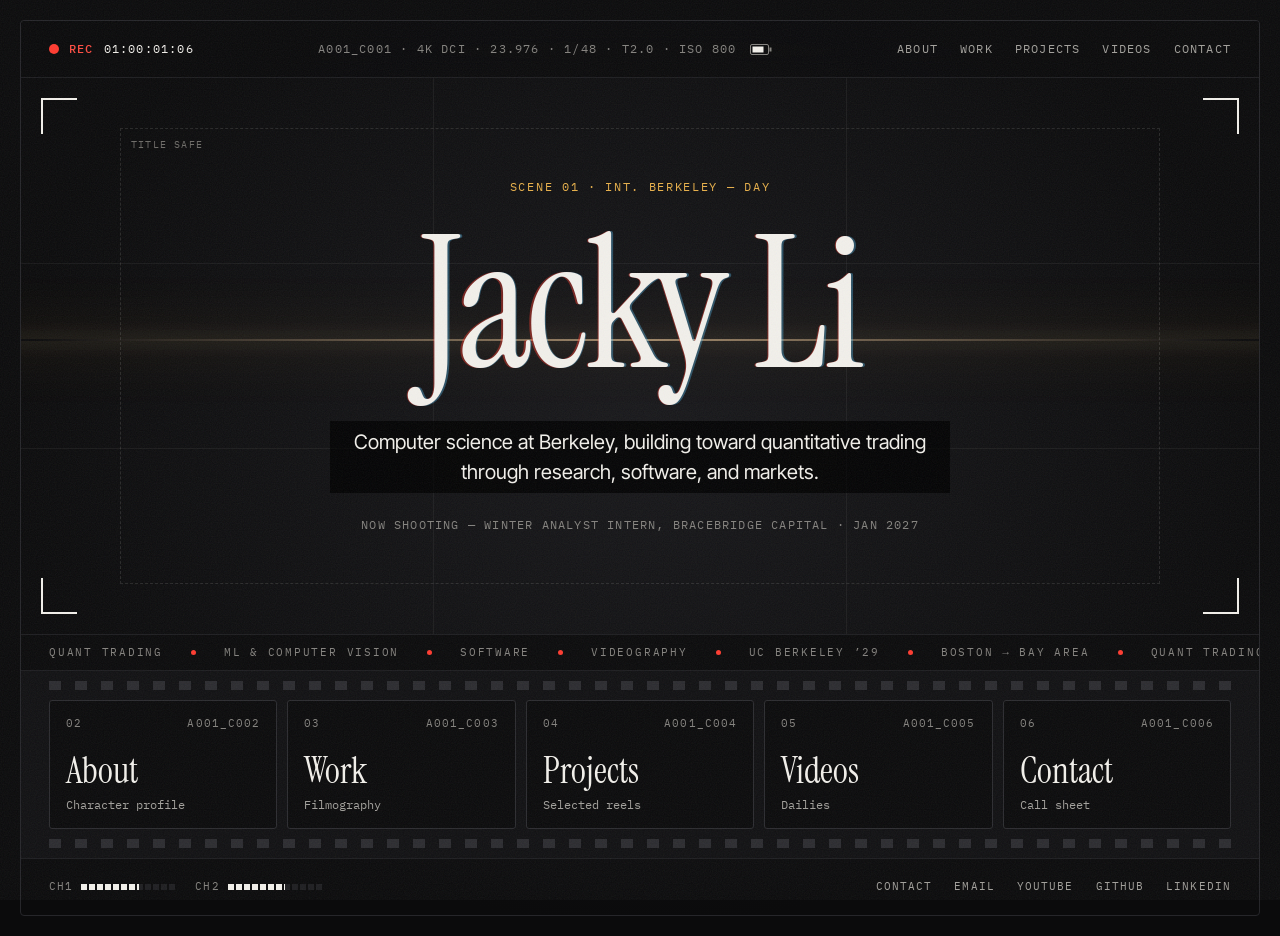
<file: index.html>
<!doctype html>
<html lang="en">
<head>
<meta charset="utf-8">
<meta name="viewport" content="width=device-width, initial-scale=1">
<title>Jacky Li</title>
<meta name="description" content="Jacky Li — computer science at UC Berkeley, building toward quantitative trading through research, software, and markets.">
<link rel="canonical" href="https://jackyhli.com/">
<meta property="og:type" content="website">
<meta property="og:site_name" content="Jacky Li">
<meta property="og:title" content="Jacky Li">
<meta property="og:description" content="Jacky Li — computer science at UC Berkeley, building toward quantitative trading through research, software, and markets.">
<meta property="og:url" content="https://jackyhli.com/">
<meta property="og:image" content="https://jackyhli.com/assets/img/og.jpg">
<meta name="twitter:card" content="summary_large_image">
<meta name="theme-color" content="#0B0B0C">
<link rel="icon" href="/assets/img/favicon.svg" type="image/svg+xml">
<link rel="apple-touch-icon" href="/assets/img/apple-touch-icon.png">
<link rel="preload" href="/assets/fonts/instrument-serif-latin-400-normal.woff2" as="font" type="font/woff2" crossorigin>
<link rel="preload" href="/assets/fonts/ibm-plex-mono-latin-400-normal.woff2" as="font" type="font/woff2" crossorigin>
<link rel="preload" href="/assets/fonts/inter-tight-latin-wght-normal.woff2" as="font" type="font/woff2" crossorigin>
<script>document.documentElement.classList.add("js")</script>
<link rel="stylesheet" href="/assets/css/style.css?v=f7552c68">


<script src="/assets/js/main.js?v=dea153a8" defer></script>
</head>
<body data-scene="01">
<a class="skip" href="#main">Skip to content</a>
<div class="monitor monitor--home">
<header class="hud hud-top">
<a class="rec" href="/" aria-label="Jacky Li, home"><span class="rec-dot" aria-hidden="true"></span><span class="rec-label">Rec</span><span class="tc" data-timecode aria-hidden="true">01:00:00:00</span></a>
<span class="hud-spec" aria-hidden="true">A001_C001 · 4K DCI · 23.976 · 1/48 · T2.0 · ISO 800 <svg width="22" height="11" viewBox="0 0 22 11" aria-hidden="true"><rect x="0.5" y="0.5" width="18" height="10" rx="1.5" fill="none" stroke="#85837F"></rect><rect x="19.5" y="3.5" width="2" height="4" fill="#85837F"></rect><rect x="2.5" y="2.5" width="11" height="6" fill="#F2F0EB"></rect></svg></span>
<nav class="nav" aria-label="Primary">
<a href="/about/">About</a>
<a href="/work/">Work</a>
<a href="/projects/">Projects</a>
<a href="/videos/">Videos</a>
<a href="/contact/">Contact</a>
</nav>
<button class="menu-btn" type="button" data-menu-open aria-haspopup="dialog" aria-expanded="false"><span class="menu-icon" aria-hidden="true"></span>Menu</button>
<div class="playhead" aria-hidden="true"></div>
</header>
<dialog class="scene-menu" data-menu aria-label="Site menu">
<div class="sm-bar">
<span class="sm-label"><span class="rec-dot" aria-hidden="true"></span>Scene select</span>
<button class="sm-close" type="button" data-menu-close>Close ✕</button>
</div>
<ul class="sm-list">
<li style="--i: 0"><a href="/" aria-current="page"><span class="sm-num">01</span><span class="sm-title">Index</span><span class="sm-sub">Now playing</span><span class="sm-arrow" aria-hidden="true">→</span></a></li>
<li style="--i: 1"><a href="/about/"><span class="sm-num">02</span><span class="sm-title">About</span><span class="sm-sub">Character profile</span><span class="sm-arrow" aria-hidden="true">→</span></a></li>
<li style="--i: 2"><a href="/work/"><span class="sm-num">03</span><span class="sm-title">Work</span><span class="sm-sub">Filmography</span><span class="sm-arrow" aria-hidden="true">→</span></a></li>
<li style="--i: 3"><a href="/projects/"><span class="sm-num">04</span><span class="sm-title">Projects</span><span class="sm-sub">Selected reels</span><span class="sm-arrow" aria-hidden="true">→</span></a></li>
<li style="--i: 4"><a href="/videos/"><span class="sm-num">05</span><span class="sm-title">Videos</span><span class="sm-sub">Dailies</span><span class="sm-arrow" aria-hidden="true">→</span></a></li>
<li style="--i: 5"><a href="/contact/"><span class="sm-num">06</span><span class="sm-title">Contact</span><span class="sm-sub">Call sheet</span><span class="sm-arrow" aria-hidden="true">→</span></a></li>
</ul>
<div class="sm-foot contact-links">
<a href="#" data-link="email">Email</a>
<a href="#" data-link="youtube">YouTube</a>
<a href="#" data-link="github">GitHub</a>
<a href="#" data-link="linkedin">LinkedIn</a>
</div>
</dialog>
<main class="stage" id="main" data-stage>
<div class="spot" aria-hidden="true" data-spot></div>
<div class="flare" aria-hidden="true"></div>
<div class="thirds" aria-hidden="true"></div>
<div class="title-safe" aria-hidden="true"></div>
<div class="corners" aria-hidden="true"><span></span><span></span><span></span><span></span></div>
<div class="reticle" aria-hidden="true" data-reticle>
<svg viewBox="0 0 72 72" width="72" height="72"><path d="M1 18V1h17M54 1h17v17M71 54v17H54M18 71H1V54M36 30v12M30 36h12" fill="none" stroke="currentColor" stroke-width="1.5"/></svg>
<span data-reticle-label>AF-C</span>
</div>
<div class="hero">
<p class="kicker">Scene 01 · Int. Berkeley — Day</p>
<h1>Jacky Li</h1>
<p class="subtitle">Computer science at Berkeley, building toward quantitative trading through research, software, and markets.</p>
<p class="mono now">Now shooting — winter analyst intern, Bracebridge Capital · Jan 2027</p>
</div>
</main>

<div class="ticker" aria-hidden="true"><div class="ticker-track"><div><span>Quant trading</span><span>ML &amp; computer vision</span><span>Software</span><span>Videography</span><span>UC Berkeley ’29</span><span>Boston → Bay Area</span></div><div><span>Quant trading</span><span>ML &amp; computer vision</span><span>Software</span><span>Videography</span><span>UC Berkeley ’29</span><span>Boston → Bay Area</span></div></div></div>

<nav class="filmstrip" aria-label="Chapters">
<div class="sprockets" aria-hidden="true"></div>
<div class="frames">
<a class="frame" href="/about/"><span class="frame-meta"><span>02</span><span>A001_C002</span></span><span><span class="frame-title">About</span><span class="frame-sub">Character profile</span></span></a>
<a class="frame" href="/work/"><span class="frame-meta"><span>03</span><span>A001_C003</span></span><span><span class="frame-title">Work</span><span class="frame-sub">Filmography</span></span></a>
<a class="frame" href="/projects/"><span class="frame-meta"><span>04</span><span>A001_C004</span></span><span><span class="frame-title">Projects</span><span class="frame-sub">Selected reels</span></span></a>
<a class="frame" href="/videos/"><span class="frame-meta"><span>05</span><span>A001_C005</span></span><span><span class="frame-title">Videos</span><span class="frame-sub">Dailies</span></span></a>
<a class="frame" href="/contact/"><span class="frame-meta"><span>06</span><span>A001_C006</span></span><span><span class="frame-title">Contact</span><span class="frame-sub">Call sheet</span></span></a>
</div>
<div class="sprockets" aria-hidden="true"></div>
</nav>
<footer class="hud hud-bottom">
<div class="meters" aria-hidden="true">
<span class="meter">CH1<span class="meter-track"></span></span>
<span class="meter">CH2<span class="meter-track"></span></span>
</div>
<div class="contact-links">
<a href="/contact/">Contact</a>
<a href="#" data-link="email">Email</a>
<a href="#" data-link="youtube">YouTube</a>
<a href="#" data-link="github">GitHub</a>
<a href="#" data-link="linkedin">LinkedIn</a>
</div>
</footer>
</div>
</body>
</html>
</file>
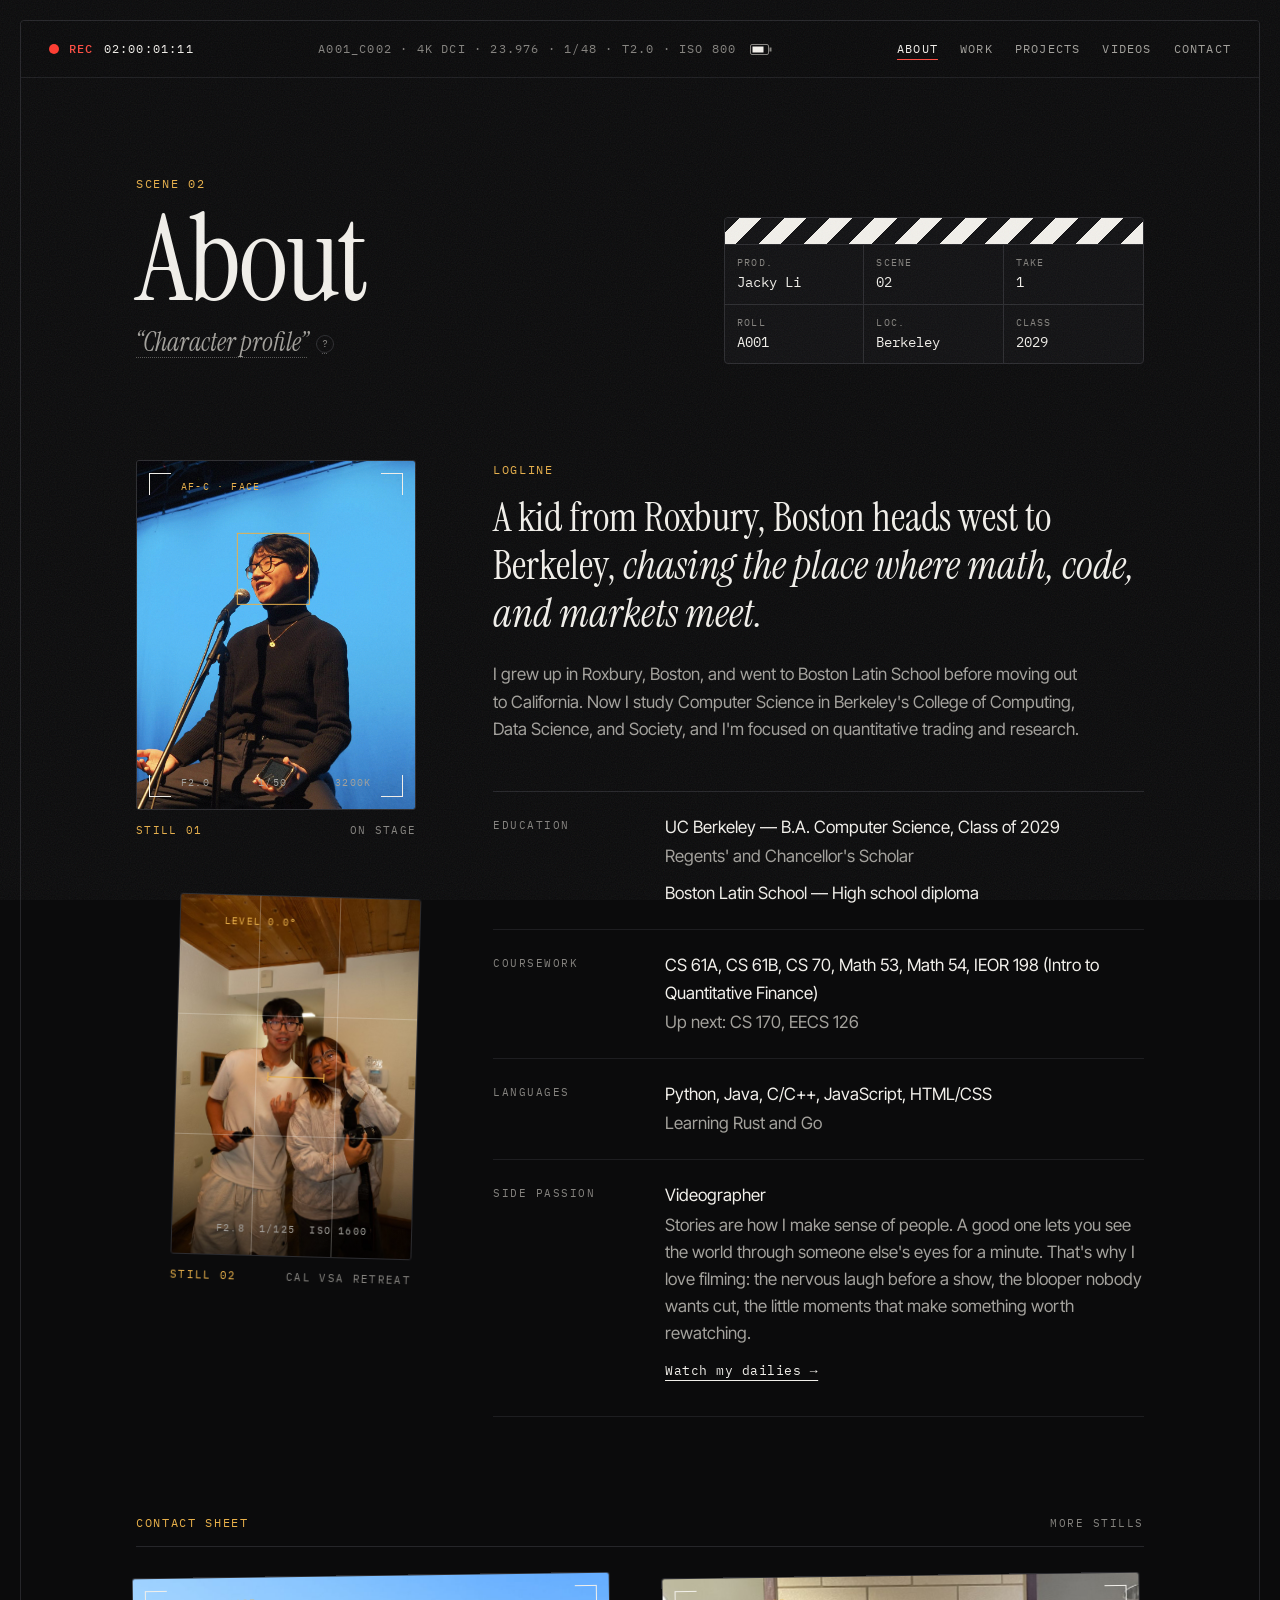
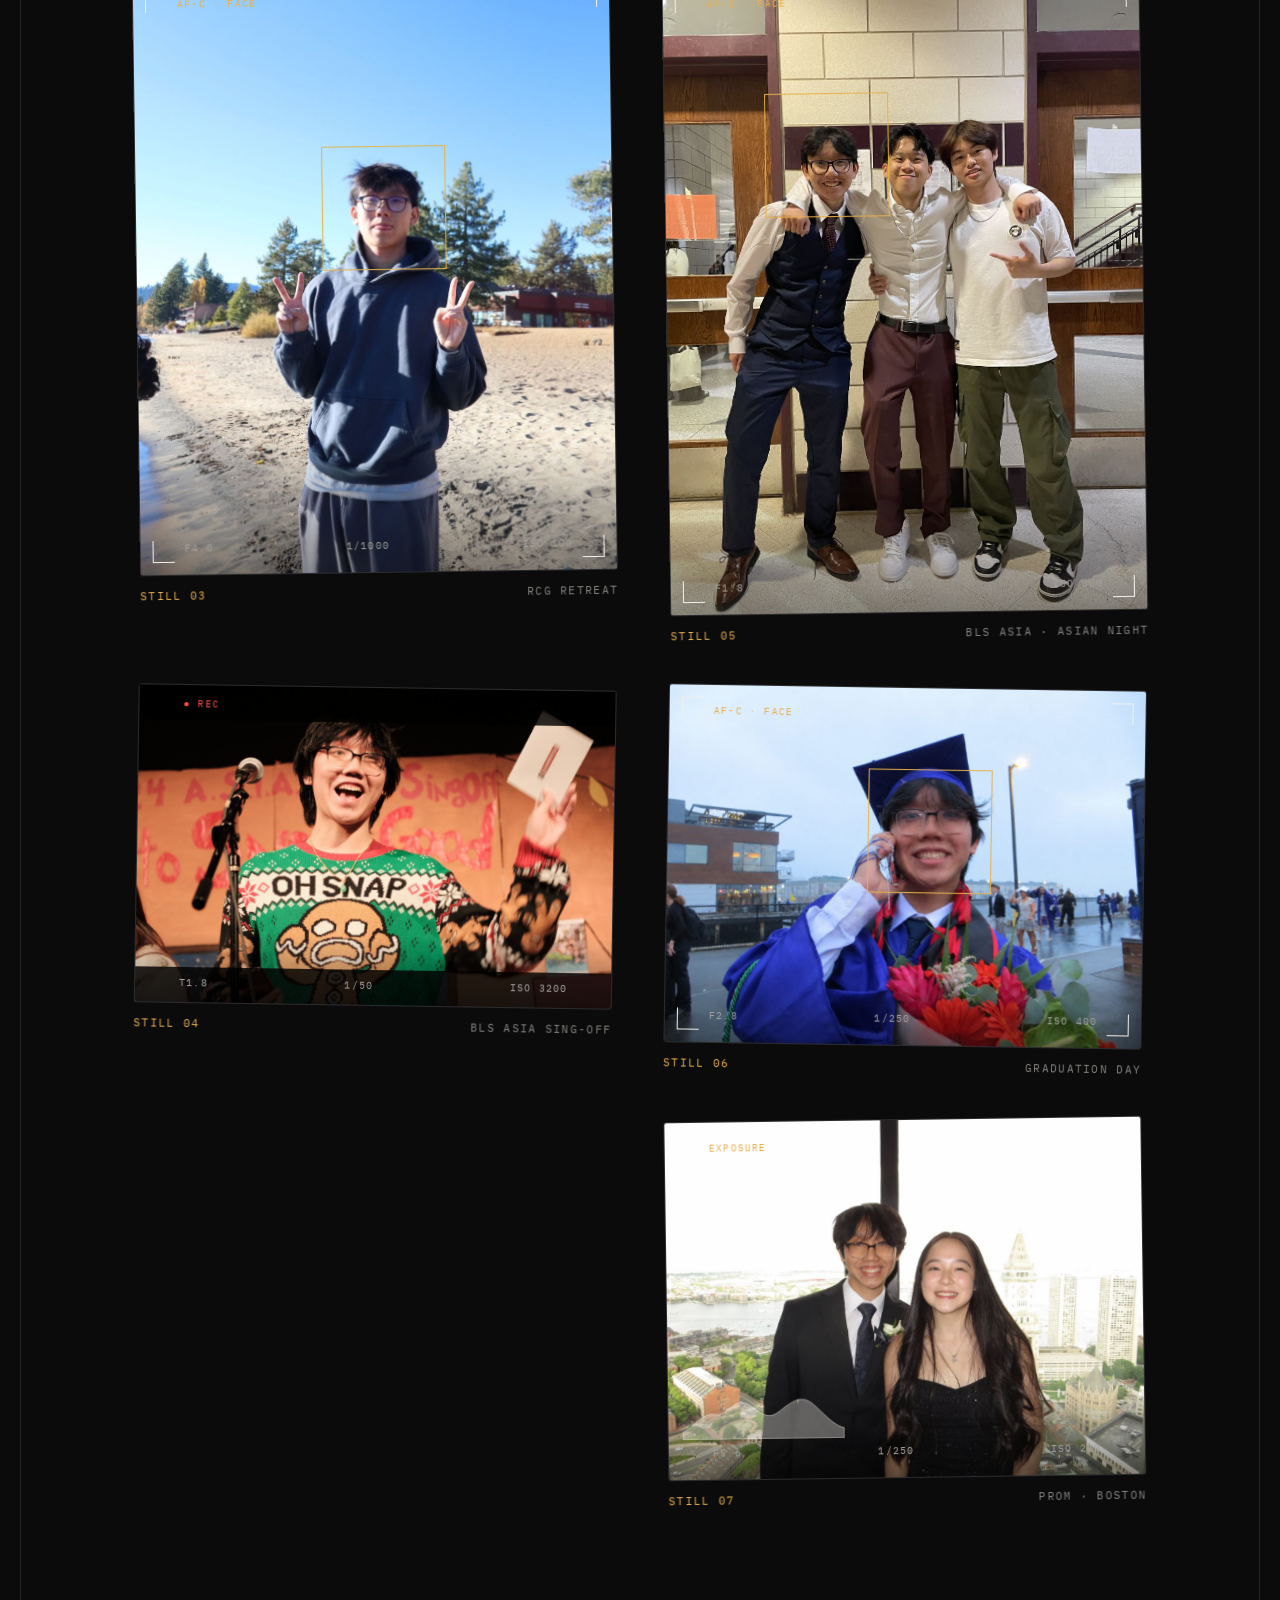
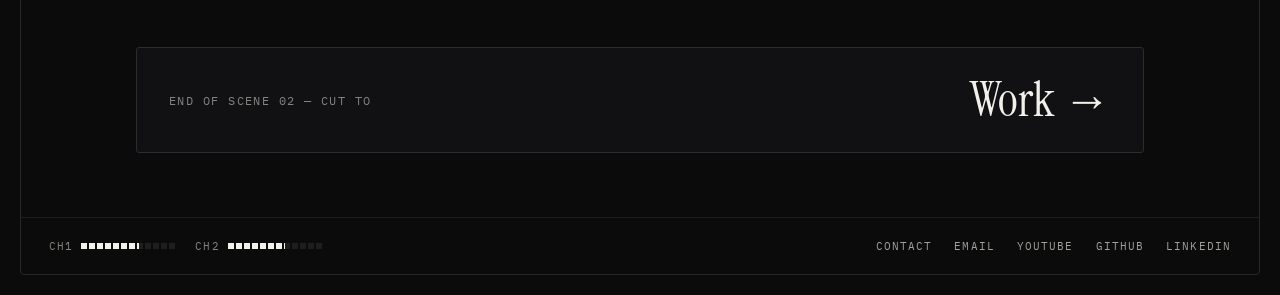
<file: about/index.html>
<!doctype html>
<html lang="en">
<head>
<meta charset="utf-8">
<meta name="viewport" content="width=device-width, initial-scale=1">
<title>About — Jacky Li</title>
<meta name="description" content="Jacky Li — computer science at UC Berkeley, building toward quantitative trading through research, software, and markets.">
<link rel="canonical" href="https://jackyhli.com/about/">
<meta property="og:type" content="website">
<meta property="og:site_name" content="Jacky Li">
<meta property="og:title" content="About — Jacky Li">
<meta property="og:description" content="Jacky Li — computer science at UC Berkeley, building toward quantitative trading through research, software, and markets.">
<meta property="og:url" content="https://jackyhli.com/about/">
<meta property="og:image" content="https://jackyhli.com/assets/img/og.jpg">
<meta name="twitter:card" content="summary_large_image">
<meta name="theme-color" content="#0B0B0C">
<link rel="icon" href="/assets/img/favicon.svg" type="image/svg+xml">
<link rel="apple-touch-icon" href="/assets/img/apple-touch-icon.png">
<link rel="preload" href="/assets/fonts/instrument-serif-latin-400-normal.woff2" as="font" type="font/woff2" crossorigin>
<link rel="preload" href="/assets/fonts/ibm-plex-mono-latin-400-normal.woff2" as="font" type="font/woff2" crossorigin>
<link rel="preload" href="/assets/fonts/inter-tight-latin-wght-normal.woff2" as="font" type="font/woff2" crossorigin>
<script>document.documentElement.classList.add("js")</script>
<link rel="stylesheet" href="/assets/css/style.css?v=f7552c68">
<script src="/assets/js/photos.js?v=21fab1f3" defer></script>

<script src="/assets/js/main.js?v=dea153a8" defer></script>
</head>
<body data-scene="02">
<a class="skip" href="#main">Skip to content</a>
<div class="monitor">
<header class="hud hud-top">
<a class="rec" href="/" aria-label="Jacky Li, home"><span class="rec-dot" aria-hidden="true"></span><span class="rec-label">Rec</span><span class="tc" data-timecode aria-hidden="true">02:00:00:00</span></a>
<span class="hud-spec" aria-hidden="true">A001_C002 · 4K DCI · 23.976 · 1/48 · T2.0 · ISO 800 <svg width="22" height="11" viewBox="0 0 22 11" aria-hidden="true"><rect x="0.5" y="0.5" width="18" height="10" rx="1.5" fill="none" stroke="#85837F"></rect><rect x="19.5" y="3.5" width="2" height="4" fill="#85837F"></rect><rect x="2.5" y="2.5" width="11" height="6" fill="#F2F0EB"></rect></svg></span>
<nav class="nav" aria-label="Primary">
<a href="/about/" aria-current="page">About</a>
<a href="/work/">Work</a>
<a href="/projects/">Projects</a>
<a href="/videos/">Videos</a>
<a href="/contact/">Contact</a>
</nav>
<button class="menu-btn" type="button" data-menu-open aria-haspopup="dialog" aria-expanded="false"><span class="menu-icon" aria-hidden="true"></span>Menu</button>
<div class="playhead" aria-hidden="true"></div>
</header>
<dialog class="scene-menu" data-menu aria-label="Site menu">
<div class="sm-bar">
<span class="sm-label"><span class="rec-dot" aria-hidden="true"></span>Scene select</span>
<button class="sm-close" type="button" data-menu-close>Close ✕</button>
</div>
<ul class="sm-list">
<li style="--i: 0"><a href="/"><span class="sm-num">01</span><span class="sm-title">Index</span><span class="sm-sub">Home</span><span class="sm-arrow" aria-hidden="true">→</span></a></li>
<li style="--i: 1"><a href="/about/" aria-current="page"><span class="sm-num">02</span><span class="sm-title">About</span><span class="sm-sub">Now playing</span><span class="sm-arrow" aria-hidden="true">→</span></a></li>
<li style="--i: 2"><a href="/work/"><span class="sm-num">03</span><span class="sm-title">Work</span><span class="sm-sub">Filmography</span><span class="sm-arrow" aria-hidden="true">→</span></a></li>
<li style="--i: 3"><a href="/projects/"><span class="sm-num">04</span><span class="sm-title">Projects</span><span class="sm-sub">Selected reels</span><span class="sm-arrow" aria-hidden="true">→</span></a></li>
<li style="--i: 4"><a href="/videos/"><span class="sm-num">05</span><span class="sm-title">Videos</span><span class="sm-sub">Dailies</span><span class="sm-arrow" aria-hidden="true">→</span></a></li>
<li style="--i: 5"><a href="/contact/"><span class="sm-num">06</span><span class="sm-title">Contact</span><span class="sm-sub">Call sheet</span><span class="sm-arrow" aria-hidden="true">→</span></a></li>
</ul>
<div class="sm-foot contact-links">
<a href="#" data-link="email">Email</a>
<a href="#" data-link="youtube">YouTube</a>
<a href="#" data-link="github">GitHub</a>
<a href="#" data-link="linkedin">LinkedIn</a>
</div>
</dialog>
<main class="page" id="main">
<div class="page-head">
<div>
<p class="kicker">Scene 02</p>
<h1 class="page-title">About</h1>
<p class="page-sub"><span class="term" tabindex="0" aria-describedby="def-character-profile">“Character profile”<span class="term-mark" aria-hidden="true">?</span></span><span class="term-def" role="tooltip" id="def-character-profile"><span class="term-head"><span class="term-word">char·ac·ter pro·file</span> <span class="term-pos">noun · film</span></span><span class="term-body">A writer's background sheet on a character: who they are, where they come from, and what drives them.</span></span></p>
</div>
<section class="slate" aria-label="Slate">
<div class="slate-clapper" aria-hidden="true"></div>
<dl class="slate-grid"><div><dt>Prod.</dt><dd>Jacky Li</dd></div><div><dt>Scene</dt><dd>02</dd></div><div><dt>Take</dt><dd>1</dd></div><div><dt>Roll</dt><dd>A001</dd></div><div><dt>Loc.</dt><dd>Berkeley</dd></div><div><dt>Class</dt><dd>2029</dd></div></dl>
</section>
</div>

<div class="section about-grid">
<div class="portrait-col" data-stills>
<figure class="still">
<div class="viewfinder">
<img src="/assets/img/portrait.jpg" alt="Jacky Li speaking into a microphone on stage" width="960" height="1200">
<div class="corners corners--sm" aria-hidden="true"><span></span><span></span><span></span><span></span></div>
<div class="focus-box" aria-hidden="true" style="left: 49%; top: 31%; width: 26%"></div>
<span class="vf-tag" aria-hidden="true">AF-C · Face</span>
<span class="vf-bar" aria-hidden="true"><span>F2.0</span><span>1/50</span><span>3200K</span></span>
</div>
<figcaption class="still-cap"><span>Still 01</span><span>On stage</span></figcaption>
</figure>
</div>

<div class="bio">
<p class="kicker">Logline</p>
<p class="logline">A kid from Roxbury, Boston heads west to Berkeley, <em>chasing the place where math, code, and markets meet.</em></p>
<p class="bio-body">I grew up in Roxbury, Boston, and went to Boston Latin School before moving out to California. Now I study Computer Science in Berkeley's College of Computing, Data Science, and Society, and I'm focused on quantitative trading and research.</p>

<div class="sheet" style="margin-top: 48px">
<div class="sheet-row">
<p class="label">Education</p>
<div>
<p>UC Berkeley — B.A. Computer Science, Class of 2029</p>
<p class="muted">Regents' and Chancellor's Scholar</p>
<p class="gap">Boston Latin School — High school diploma</p>
</div>
</div>
<div class="sheet-row">
<p class="label">Coursework</p>
<div>
<p>CS 61A, CS 61B, CS 70, Math 53, Math 54, IEOR 198 (Intro to Quantitative Finance)</p>
<p class="muted">Up next: CS 170, EECS 126</p>
</div>
</div>
<div class="sheet-row">
<p class="label">Languages</p>
<div>
<p>Python, Java, C/C++, JavaScript, HTML/CSS</p>
<p class="muted">Learning Rust and Go</p>
</div>
</div>
<div class="sheet-row">
<p class="label">Side passion</p>
<div>
<p>Videographer</p>
<p class="muted">Stories are how I make sense of people. A good one lets you see the world through someone else's eyes for a minute. That's why I love filming: the nervous laugh before a show, the blooper nobody wants cut, the little moments that make something worth rewatching.</p>
<p><a class="link-arrow" href="/videos/">Watch my dailies →</a> <a class="link-arrow" href="#" data-link="reel" style="margin-left: 20px">Reel →</a></p>
</div>
</div>
</div>
</div>
</div>

<section class="section contact-sheet" data-sheet hidden aria-labelledby="sheet-title">
<div class="sheet-head"><p class="kicker" id="sheet-title">Contact sheet</p><p class="label">More stills</p></div>
<div class="sheet-grid" data-sheet-grid></div>
</section>

<a class="cut" href="/work/">
<span class="label">End of scene 02 — cut to</span>
<span class="serif">Work →</span>
</a>
</main>
<footer class="hud hud-bottom">
<div class="meters" aria-hidden="true">
<span class="meter">CH1<span class="meter-track"></span></span>
<span class="meter">CH2<span class="meter-track"></span></span>
</div>
<div class="contact-links">
<a href="/contact/">Contact</a>
<a href="#" data-link="email">Email</a>
<a href="#" data-link="youtube">YouTube</a>
<a href="#" data-link="github">GitHub</a>
<a href="#" data-link="linkedin">LinkedIn</a>
</div>
</footer>
</div>
</body>
</html>
</file>
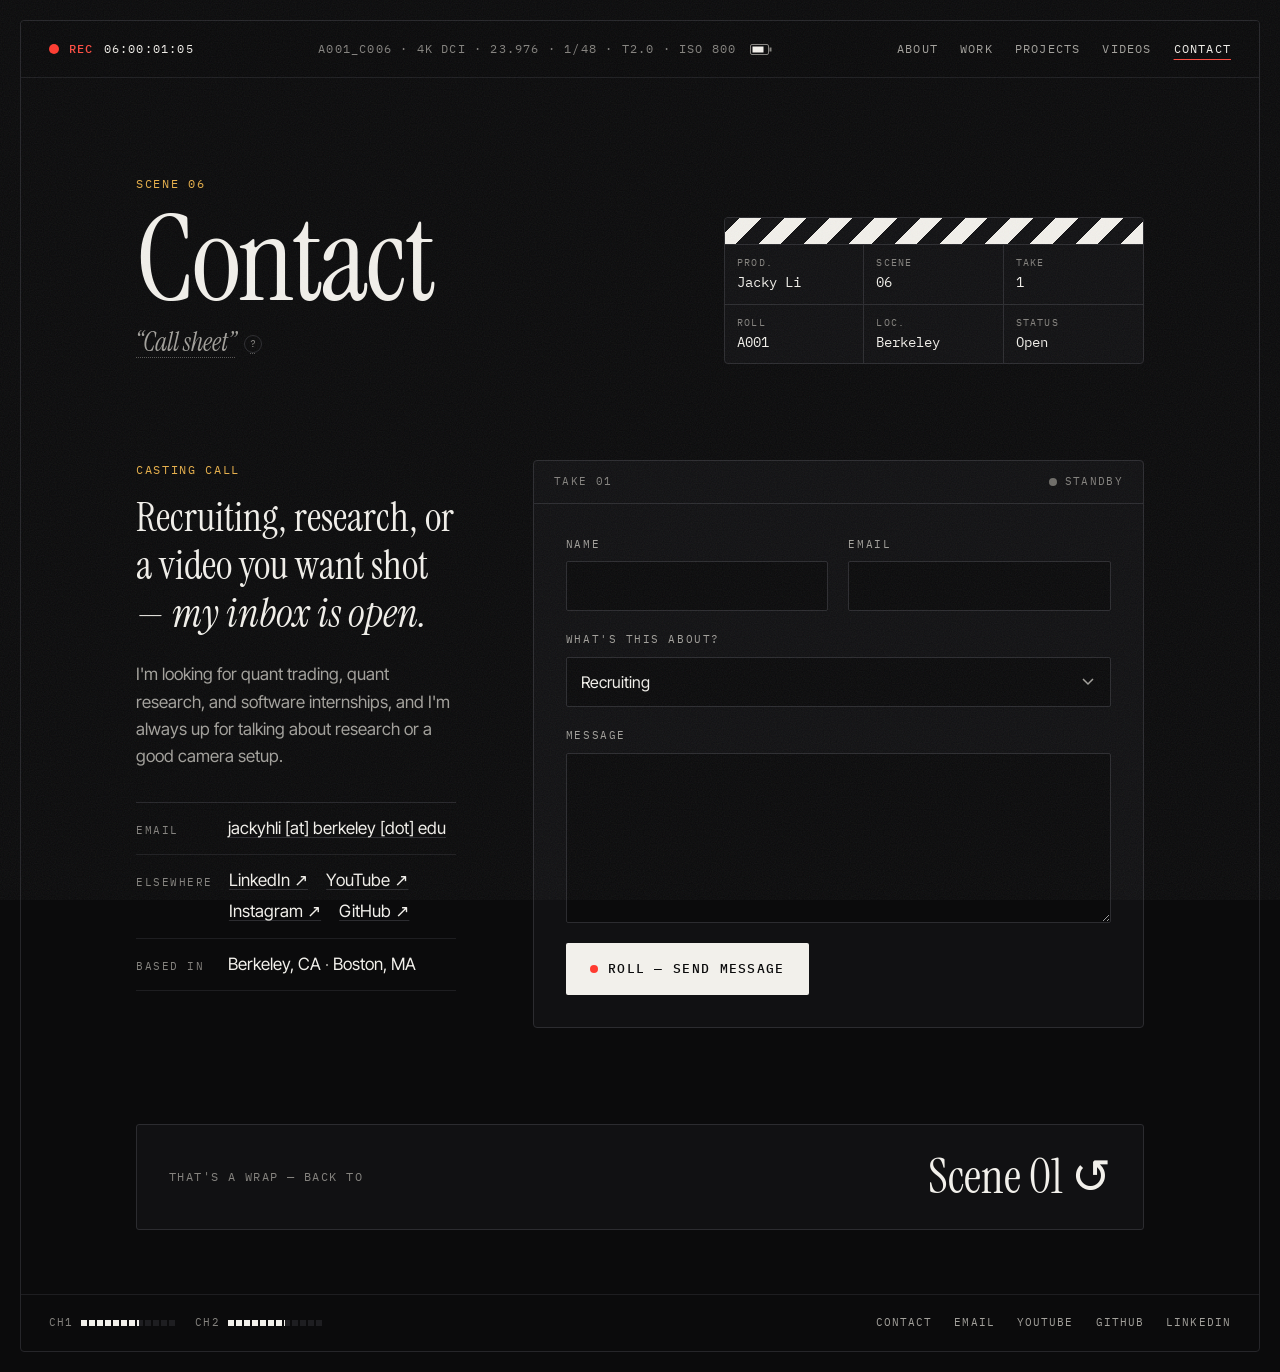
<file: contact/index.html>
<!doctype html>
<html lang="en">
<head>
<meta charset="utf-8">
<meta name="viewport" content="width=device-width, initial-scale=1">
<title>Contact — Jacky Li</title>
<meta name="description" content="Get in touch with Jacky Li about internships, research, or video work.">
<link rel="canonical" href="https://jackyhli.com/contact/">
<meta property="og:type" content="website">
<meta property="og:site_name" content="Jacky Li">
<meta property="og:title" content="Contact — Jacky Li">
<meta property="og:description" content="Get in touch with Jacky Li about internships, research, or video work.">
<meta property="og:url" content="https://jackyhli.com/contact/">
<meta property="og:image" content="https://jackyhli.com/assets/img/og.jpg">
<meta name="twitter:card" content="summary_large_image">
<meta name="theme-color" content="#0B0B0C">
<link rel="icon" href="/assets/img/favicon.svg" type="image/svg+xml">
<link rel="apple-touch-icon" href="/assets/img/apple-touch-icon.png">
<link rel="preload" href="/assets/fonts/instrument-serif-latin-400-normal.woff2" as="font" type="font/woff2" crossorigin>
<link rel="preload" href="/assets/fonts/ibm-plex-mono-latin-400-normal.woff2" as="font" type="font/woff2" crossorigin>
<link rel="preload" href="/assets/fonts/inter-tight-latin-wght-normal.woff2" as="font" type="font/woff2" crossorigin>
<script>document.documentElement.classList.add("js")</script>
<link rel="stylesheet" href="/assets/css/style.css?v=f7552c68">


<script src="/assets/js/main.js?v=dea153a8" defer></script>
</head>
<body data-scene="06">
<a class="skip" href="#main">Skip to content</a>
<div class="monitor">
<header class="hud hud-top">
<a class="rec" href="/" aria-label="Jacky Li, home"><span class="rec-dot" aria-hidden="true"></span><span class="rec-label">Rec</span><span class="tc" data-timecode aria-hidden="true">06:00:00:00</span></a>
<span class="hud-spec" aria-hidden="true">A001_C006 · 4K DCI · 23.976 · 1/48 · T2.0 · ISO 800 <svg width="22" height="11" viewBox="0 0 22 11" aria-hidden="true"><rect x="0.5" y="0.5" width="18" height="10" rx="1.5" fill="none" stroke="#85837F"></rect><rect x="19.5" y="3.5" width="2" height="4" fill="#85837F"></rect><rect x="2.5" y="2.5" width="11" height="6" fill="#F2F0EB"></rect></svg></span>
<nav class="nav" aria-label="Primary">
<a href="/about/">About</a>
<a href="/work/">Work</a>
<a href="/projects/">Projects</a>
<a href="/videos/">Videos</a>
<a href="/contact/" aria-current="page">Contact</a>
</nav>
<button class="menu-btn" type="button" data-menu-open aria-haspopup="dialog" aria-expanded="false"><span class="menu-icon" aria-hidden="true"></span>Menu</button>
<div class="playhead" aria-hidden="true"></div>
</header>
<dialog class="scene-menu" data-menu aria-label="Site menu">
<div class="sm-bar">
<span class="sm-label"><span class="rec-dot" aria-hidden="true"></span>Scene select</span>
<button class="sm-close" type="button" data-menu-close>Close ✕</button>
</div>
<ul class="sm-list">
<li style="--i: 0"><a href="/"><span class="sm-num">01</span><span class="sm-title">Index</span><span class="sm-sub">Home</span><span class="sm-arrow" aria-hidden="true">→</span></a></li>
<li style="--i: 1"><a href="/about/"><span class="sm-num">02</span><span class="sm-title">About</span><span class="sm-sub">Character profile</span><span class="sm-arrow" aria-hidden="true">→</span></a></li>
<li style="--i: 2"><a href="/work/"><span class="sm-num">03</span><span class="sm-title">Work</span><span class="sm-sub">Filmography</span><span class="sm-arrow" aria-hidden="true">→</span></a></li>
<li style="--i: 3"><a href="/projects/"><span class="sm-num">04</span><span class="sm-title">Projects</span><span class="sm-sub">Selected reels</span><span class="sm-arrow" aria-hidden="true">→</span></a></li>
<li style="--i: 4"><a href="/videos/"><span class="sm-num">05</span><span class="sm-title">Videos</span><span class="sm-sub">Dailies</span><span class="sm-arrow" aria-hidden="true">→</span></a></li>
<li style="--i: 5"><a href="/contact/" aria-current="page"><span class="sm-num">06</span><span class="sm-title">Contact</span><span class="sm-sub">Now playing</span><span class="sm-arrow" aria-hidden="true">→</span></a></li>
</ul>
<div class="sm-foot contact-links">
<a href="#" data-link="email">Email</a>
<a href="#" data-link="youtube">YouTube</a>
<a href="#" data-link="github">GitHub</a>
<a href="#" data-link="linkedin">LinkedIn</a>
</div>
</dialog>
<main class="page" id="main">
<div class="page-head">
<div>
<p class="kicker">Scene 06</p>
<h1 class="page-title">Contact</h1>
<p class="page-sub"><span class="term" tabindex="0" aria-describedby="def-call-sheet">“Call sheet”<span class="term-mark" aria-hidden="true">?</span></span><span class="term-def" role="tooltip" id="def-call-sheet"><span class="term-head"><span class="term-word">call sheet</span> <span class="term-pos">noun · film</span></span><span class="term-body">The daily schedule sent to cast and crew: who's needed, where, and when.</span></span></p>
</div>
<section class="slate" aria-label="Slate">
<div class="slate-clapper" aria-hidden="true"></div>
<dl class="slate-grid"><div><dt>Prod.</dt><dd>Jacky Li</dd></div><div><dt>Scene</dt><dd>06</dd></div><div><dt>Take</dt><dd>1</dd></div><div><dt>Roll</dt><dd>A001</dd></div><div><dt>Loc.</dt><dd>Berkeley</dd></div><div><dt>Status</dt><dd>Open</dd></div></dl>
</section>
</div>

<div class="section contact-grid">
<div class="contact-info">
<p class="kicker">Casting call</p>
<p class="logline">Recruiting, research, or a video you want shot — <em>my inbox is open.</em></p>
<p class="bio-body">I'm looking for quant trading, quant research, and software internships, and I'm always up for talking about research or a good camera setup.</p>

<div class="sheet sheet--compact" style="margin-top: 32px">
<div class="sheet-row" data-row="email">
<p class="label">Email</p>
<div><a href="#" data-link="email" data-show-value>Email</a></div>
</div>
<div class="sheet-row">
<p class="label">Elsewhere</p>
<div class="inline-links"><a href="#" data-link="linkedin">LinkedIn ↗</a><a href="#" data-link="youtube">YouTube ↗</a><a href="#" data-link="instagram">Instagram ↗</a><a href="#" data-link="github">GitHub ↗</a></div>
</div>
<div class="sheet-row" data-row="resume">
<p class="label">Resume</p>
<div><a href="#" data-link="resume">Download (PDF) ↗</a></div>
</div>
<div class="sheet-row">
<p class="label">Based in</p>
<div><p>Berkeley, CA <span class="muted">·</span> Boston, MA</p></div>
</div>
</div>
</div>

<form class="take" data-contact-form action="https://formspree.io/f/mkjrjjer" method="POST" novalidate>
<div class="take-bar" aria-hidden="true">
<span>Take 01</span>
<span class="take-state" data-take-state><span class="take-dot"></span><span data-take-label>Standby</span></span>
</div>
<div class="take-body">
<div class="field-row">
<div class="field">
<label for="cf-name">Name</label>
<input id="cf-name" name="name" type="text" autocomplete="name" required>
</div>
<div class="field">
<label for="cf-email">Email</label>
<input id="cf-email" name="email" type="email" autocomplete="email" required>
</div>
</div>
<div class="field">
<label for="cf-topic">What's this about?</label>
<select id="cf-topic" name="topic">
<option>Recruiting</option>
<option>Research</option>
<option>Video work</option>
<option>Just saying hi</option>
</select>
</div>
<div class="field">
<label for="cf-message">Message</label>
<textarea id="cf-message" name="message" rows="6" required></textarea>
</div>
<div class="hp" aria-hidden="true">
<label for="cf-gotcha">Leave this empty</label>
<input id="cf-gotcha" name="_gotcha" type="text" tabindex="-1" autocomplete="off">
</div>
<div class="take-actions">
<button class="btn-roll" type="submit"><span class="btn-dot" aria-hidden="true"></span><span data-btn-label>Roll — send message</span></button>
<p class="form-status" data-form-status role="status" aria-live="polite"></p>
</div>
</div>
</form>
</div>

<a class="cut" href="/">
<span class="label">That's a wrap — back to</span>
<span class="serif">Scene 01 ↺</span>
</a>
</main>
<footer class="hud hud-bottom">
<div class="meters" aria-hidden="true">
<span class="meter">CH1<span class="meter-track"></span></span>
<span class="meter">CH2<span class="meter-track"></span></span>
</div>
<div class="contact-links">
<a href="/contact/">Contact</a>
<a href="#" data-link="email">Email</a>
<a href="#" data-link="youtube">YouTube</a>
<a href="#" data-link="github">GitHub</a>
<a href="#" data-link="linkedin">LinkedIn</a>
</div>
</footer>
</div>
</body>
</html>
</file>
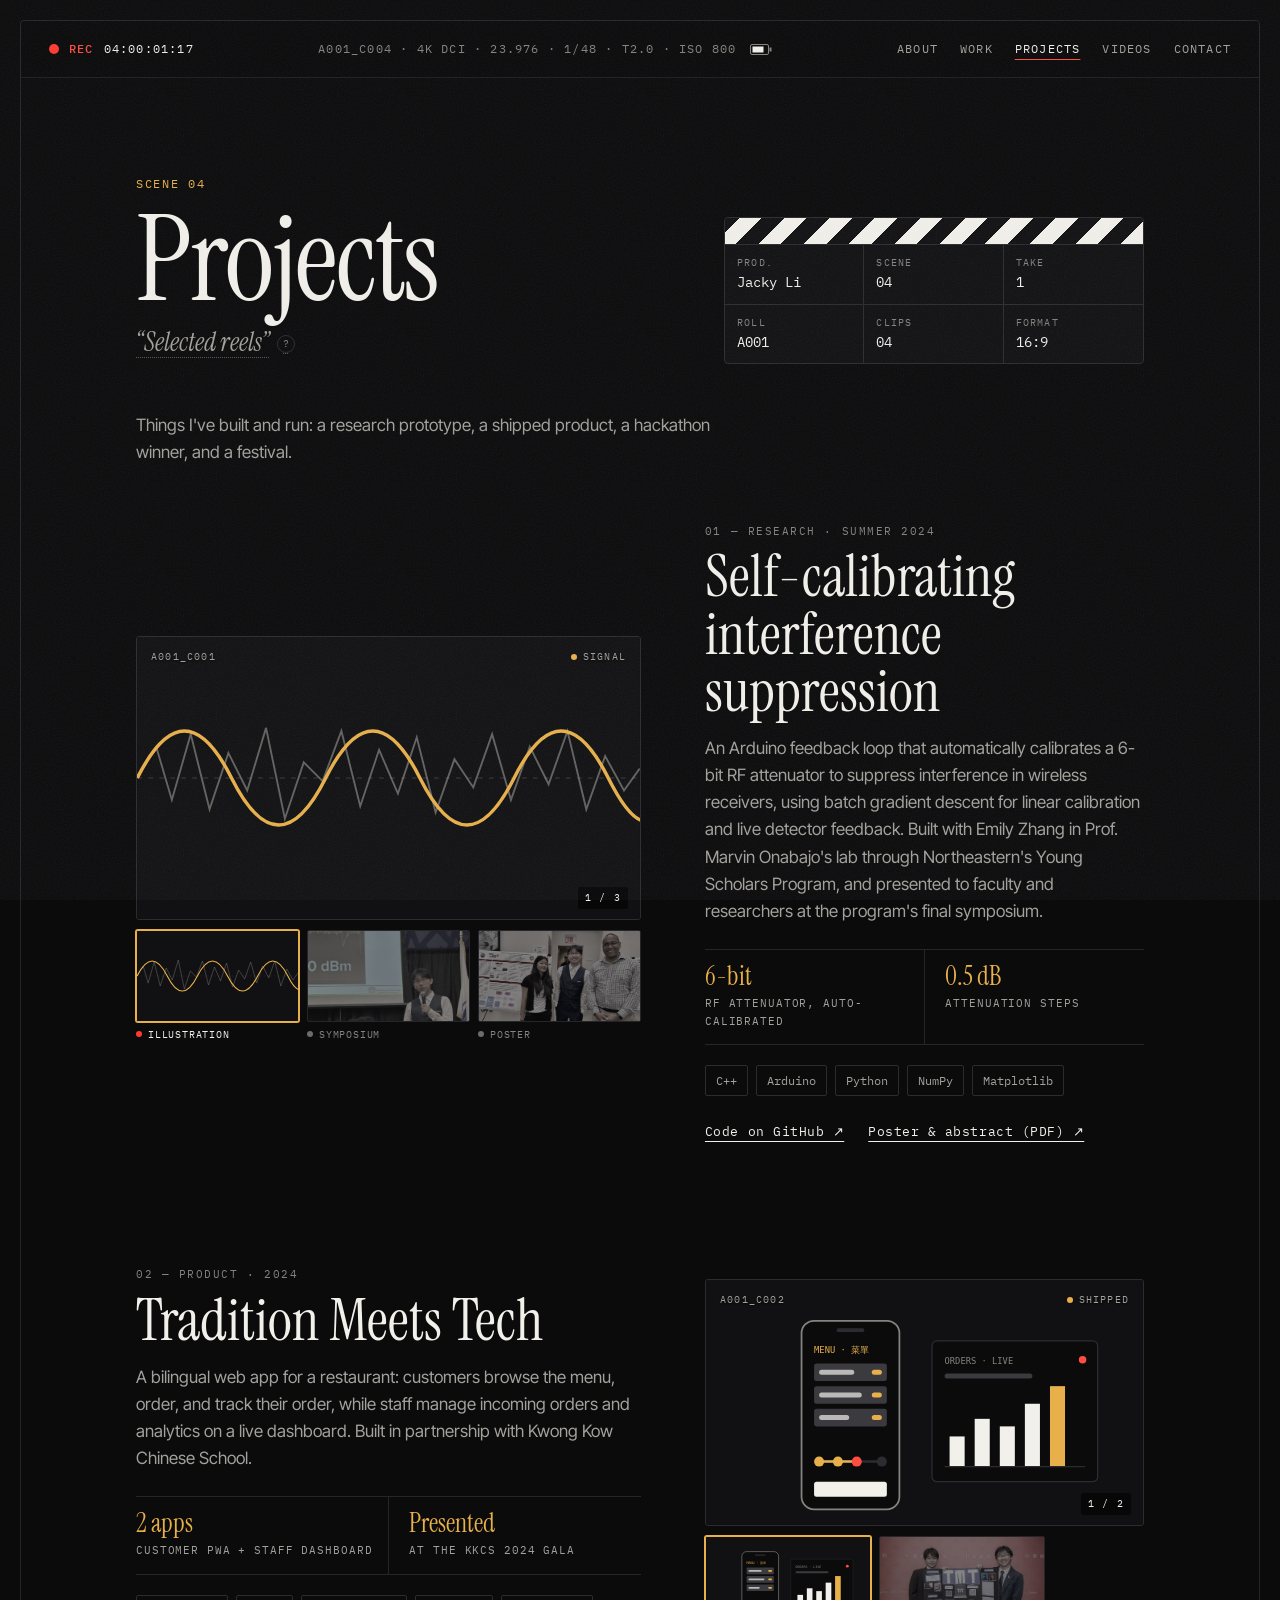
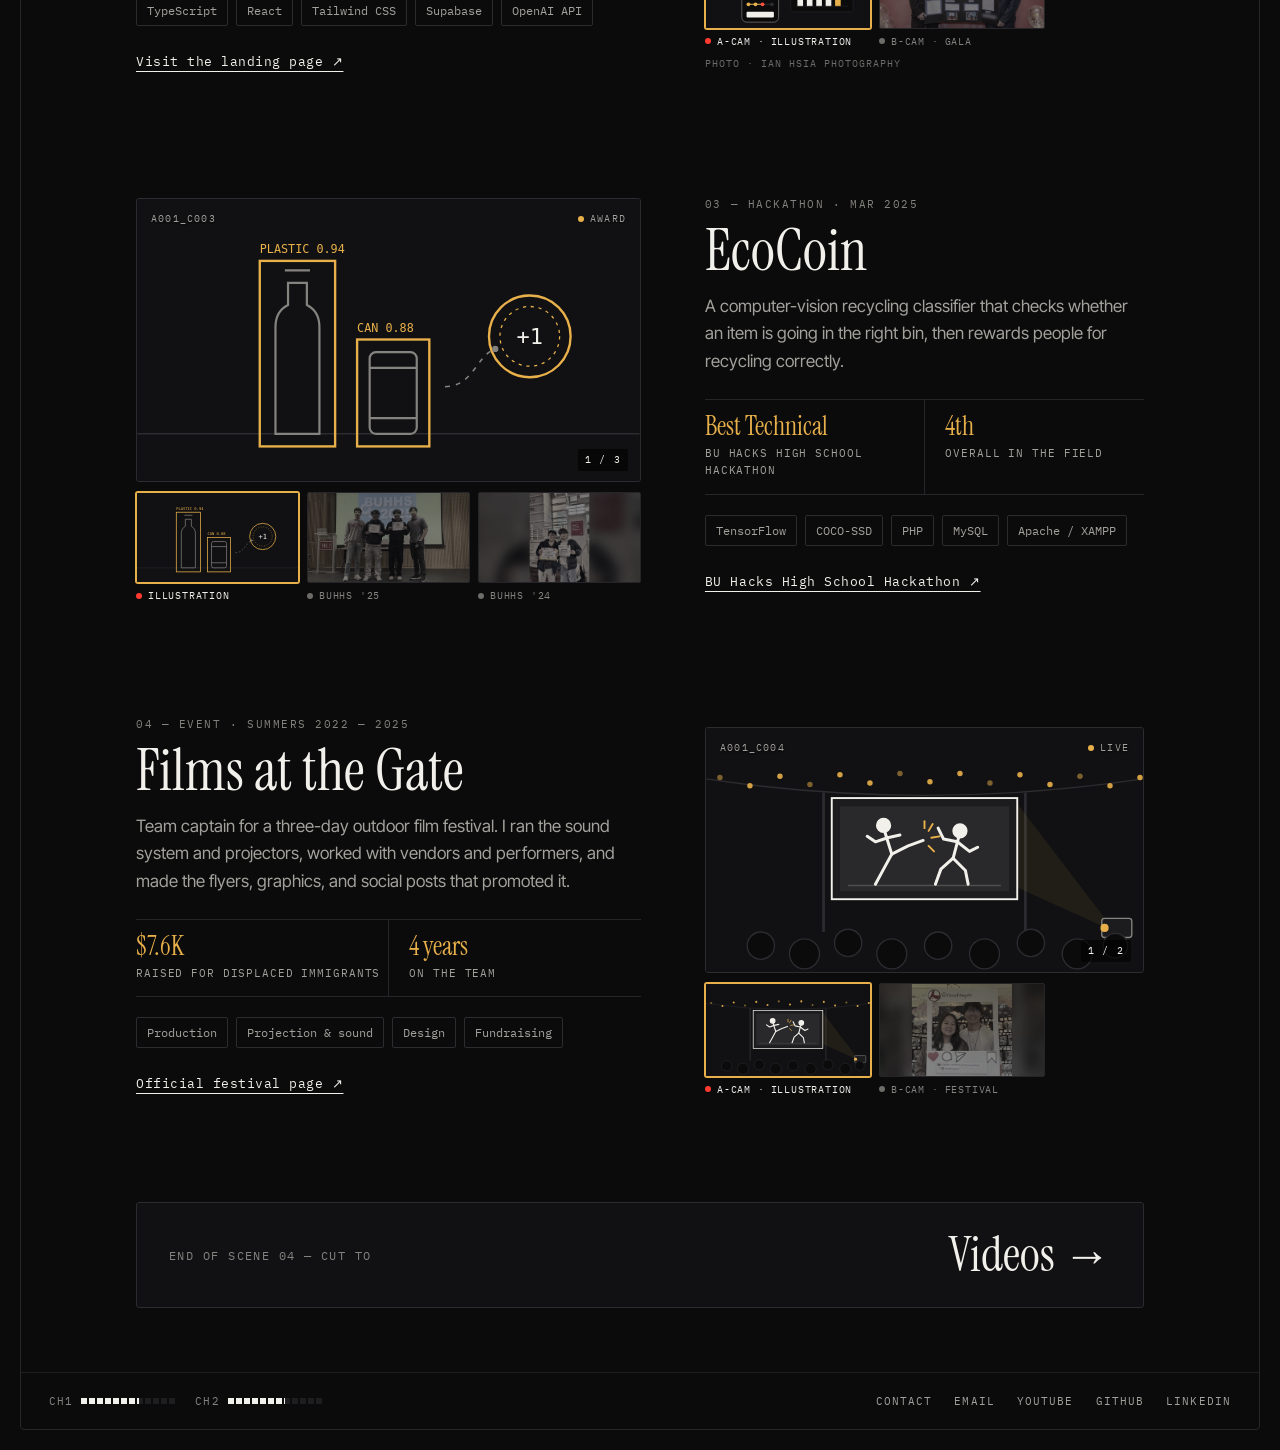
<file: projects/index.html>
<!doctype html>
<html lang="en">
<head>
<meta charset="utf-8">
<meta name="viewport" content="width=device-width, initial-scale=1">
<title>Projects — Jacky Li</title>
<meta name="description" content="Jacky Li — computer science at UC Berkeley, building toward quantitative trading through research, software, and markets.">
<link rel="canonical" href="https://jackyhli.com/projects/">
<meta property="og:type" content="website">
<meta property="og:site_name" content="Jacky Li">
<meta property="og:title" content="Projects — Jacky Li">
<meta property="og:description" content="Jacky Li — computer science at UC Berkeley, building toward quantitative trading through research, software, and markets.">
<meta property="og:url" content="https://jackyhli.com/projects/">
<meta property="og:image" content="https://jackyhli.com/assets/img/og.jpg">
<meta name="twitter:card" content="summary_large_image">
<meta name="theme-color" content="#0B0B0C">
<link rel="icon" href="/assets/img/favicon.svg" type="image/svg+xml">
<link rel="apple-touch-icon" href="/assets/img/apple-touch-icon.png">
<link rel="preload" href="/assets/fonts/instrument-serif-latin-400-normal.woff2" as="font" type="font/woff2" crossorigin>
<link rel="preload" href="/assets/fonts/ibm-plex-mono-latin-400-normal.woff2" as="font" type="font/woff2" crossorigin>
<link rel="preload" href="/assets/fonts/inter-tight-latin-wght-normal.woff2" as="font" type="font/woff2" crossorigin>
<script>document.documentElement.classList.add("js")</script>
<link rel="stylesheet" href="/assets/css/style.css?v=f7552c68">


<script src="/assets/js/main.js?v=dea153a8" defer></script>
</head>
<body data-scene="04">
<a class="skip" href="#main">Skip to content</a>
<div class="monitor">
<header class="hud hud-top">
<a class="rec" href="/" aria-label="Jacky Li, home"><span class="rec-dot" aria-hidden="true"></span><span class="rec-label">Rec</span><span class="tc" data-timecode aria-hidden="true">04:00:00:00</span></a>
<span class="hud-spec" aria-hidden="true">A001_C004 · 4K DCI · 23.976 · 1/48 · T2.0 · ISO 800 <svg width="22" height="11" viewBox="0 0 22 11" aria-hidden="true"><rect x="0.5" y="0.5" width="18" height="10" rx="1.5" fill="none" stroke="#85837F"></rect><rect x="19.5" y="3.5" width="2" height="4" fill="#85837F"></rect><rect x="2.5" y="2.5" width="11" height="6" fill="#F2F0EB"></rect></svg></span>
<nav class="nav" aria-label="Primary">
<a href="/about/">About</a>
<a href="/work/">Work</a>
<a href="/projects/" aria-current="page">Projects</a>
<a href="/videos/">Videos</a>
<a href="/contact/">Contact</a>
</nav>
<button class="menu-btn" type="button" data-menu-open aria-haspopup="dialog" aria-expanded="false"><span class="menu-icon" aria-hidden="true"></span>Menu</button>
<div class="playhead" aria-hidden="true"></div>
</header>
<dialog class="scene-menu" data-menu aria-label="Site menu">
<div class="sm-bar">
<span class="sm-label"><span class="rec-dot" aria-hidden="true"></span>Scene select</span>
<button class="sm-close" type="button" data-menu-close>Close ✕</button>
</div>
<ul class="sm-list">
<li style="--i: 0"><a href="/"><span class="sm-num">01</span><span class="sm-title">Index</span><span class="sm-sub">Home</span><span class="sm-arrow" aria-hidden="true">→</span></a></li>
<li style="--i: 1"><a href="/about/"><span class="sm-num">02</span><span class="sm-title">About</span><span class="sm-sub">Character profile</span><span class="sm-arrow" aria-hidden="true">→</span></a></li>
<li style="--i: 2"><a href="/work/"><span class="sm-num">03</span><span class="sm-title">Work</span><span class="sm-sub">Filmography</span><span class="sm-arrow" aria-hidden="true">→</span></a></li>
<li style="--i: 3"><a href="/projects/" aria-current="page"><span class="sm-num">04</span><span class="sm-title">Projects</span><span class="sm-sub">Now playing</span><span class="sm-arrow" aria-hidden="true">→</span></a></li>
<li style="--i: 4"><a href="/videos/"><span class="sm-num">05</span><span class="sm-title">Videos</span><span class="sm-sub">Dailies</span><span class="sm-arrow" aria-hidden="true">→</span></a></li>
<li style="--i: 5"><a href="/contact/"><span class="sm-num">06</span><span class="sm-title">Contact</span><span class="sm-sub">Call sheet</span><span class="sm-arrow" aria-hidden="true">→</span></a></li>
</ul>
<div class="sm-foot contact-links">
<a href="#" data-link="email">Email</a>
<a href="#" data-link="youtube">YouTube</a>
<a href="#" data-link="github">GitHub</a>
<a href="#" data-link="linkedin">LinkedIn</a>
</div>
</dialog>
<main class="page" id="main">
<div class="page-head">
<div>
<p class="kicker">Scene 04</p>
<h1 class="page-title">Projects</h1>
<p class="page-sub"><span class="term" tabindex="0" aria-describedby="def-selected-reels">“Selected reels”<span class="term-mark" aria-hidden="true">?</span></span><span class="term-def" role="tooltip" id="def-selected-reels"><span class="term-head"><span class="term-word">se·lect·ed reels</span> <span class="term-pos">noun · film</span></span><span class="term-body">A reel is a short cut of someone's best work, put together to show what they can do.</span></span></p>
</div>
<section class="slate" aria-label="Slate">
<div class="slate-clapper" aria-hidden="true"></div>
<dl class="slate-grid"><div><dt>Prod.</dt><dd>Jacky Li</dd></div><div><dt>Scene</dt><dd>04</dd></div><div><dt>Take</dt><dd>1</dd></div><div><dt>Roll</dt><dd>A001</dd></div><div><dt>Clips</dt><dd>04</dd></div><div><dt>Format</dt><dd>16:9</dd></div></dl>
</section>
</div>

<p class="bio-body section" style="margin-top: 48px">Things I've built and run: a research prototype, a shipped product, a hackathon winner, and a festival.</p>
<div class="features">
<article class="feature" id="interference">
<div class="feature-media">
<div class="clip-thumb cams" data-cams>
<img class="cam is-on" data-cam="a" src="/assets/img/clip-signal.svg?v=22948232" alt="" decoding="async">
<img class="cam" data-cam="b" data-src="/assets/img/projects/amsic-presenting.jpg?v=e6b1714f" alt="Jacky presenting his calibration results with a microphone at the Young Scholars symposium" decoding="async">
<img class="cam" data-cam="c" data-src="/assets/img/projects/amsic-poster.jpg?v=30b886a3" alt="Jacky with Emily Zhang and a mentor beside their research poster" decoding="async">
<span class="clip-id" aria-hidden="true">A001_C001</span><span class="clip-tag" aria-hidden="true">Signal</span>
<button type="button" class="cam-nav cam-nav--prev" data-cam-step="-1" aria-label="Previous angle"><span aria-hidden="true">‹</span></button>
<button type="button" class="cam-nav cam-nav--next" data-cam-step="1" aria-label="Next angle"><span aria-hidden="true">›</span></button>
<span class="cam-count" aria-hidden="true"><span data-cam-i>1</span> / 3</span>
</div>
<div class="cam-switch cam-switch--multi" role="group" aria-label="Camera angles for Self-calibrating interference suppression" style="--n: 3">
<button type="button" class="is-on" aria-pressed="true" data-cam-btn="a"><span class="cam-thumb" aria-hidden="true"><img src="/assets/img/clip-signal.svg?v=22948232" alt="" loading="lazy" decoding="async"></span><span class="cam-label"><span class="cam-dot" aria-hidden="true"></span><span class="cam-pre">A-cam · </span><span class="cam-long">Illustration</span><span class="cam-short">Art</span></span></button>
<button type="button" aria-pressed="false" data-cam-btn="b"><span class="cam-thumb" aria-hidden="true"><img src="/assets/img/projects/thumbs/amsic-presenting.jpg?v=d410b3cd" alt="" loading="lazy" decoding="async"></span><span class="cam-label"><span class="cam-dot" aria-hidden="true"></span><span class="cam-pre">B-cam · </span>Symposium</span></button>
<button type="button" aria-pressed="false" data-cam-btn="c"><span class="cam-thumb" aria-hidden="true"><img src="/assets/img/projects/thumbs/amsic-poster.jpg?v=2adcf7a0" alt="" loading="lazy" decoding="async"></span><span class="cam-label"><span class="cam-dot" aria-hidden="true"></span><span class="cam-pre">C-cam · </span>Poster</span></button>
</div>

</div>
<div class="feature-body">
<p class="label">01 — Research · Summer 2024</p>
<h2>Self-calibrating interference suppression</h2>
<p class="muted">An Arduino feedback loop that automatically calibrates a 6-bit RF attenuator to suppress interference in wireless receivers, using batch gradient descent for linear calibration and live detector feedback. Built with Emily Zhang in Prof. Marvin Onabajo's lab through Northeastern's Young Scholars Program, and presented to faculty and researchers at the program's final symposium.</p>
<dl class="stats"><div class="stat"><dt>6-bit</dt><dd>RF attenuator, auto-calibrated</dd></div><div class="stat"><dt>0.5 dB</dt><dd>attenuation steps</dd></div></dl>
<ul class="stack" aria-label="Built with"><li>C++</li><li>Arduino</li><li>Python</li><li>NumPy</li><li>Matplotlib</li></ul>
<p class="feature-links"><a class="link-arrow" href="https://github.com/jackyhli/Automatic-Calibration-for-Interference-Suppression-in-Wireless-Receivers" target="_blank" rel="noopener">Code on GitHub ↗</a><a class="link-arrow" href="https://stem.northeastern.edu/wp-content/uploads/JackyEmily.pdf" target="_blank" rel="noopener">Poster &amp; abstract (PDF) ↗</a></p>
</div>
</article>
<article class="feature feature--flip">
<div class="feature-media">
<div class="clip-thumb cams" data-cams>
<img class="cam is-on" data-cam="a" src="/assets/img/clip-ttt.svg?v=f93a2368" alt="" decoding="async">
<img class="cam" data-cam="b" data-src="/assets/img/projects/tmt-gala.jpg?v=bea4f543" alt="Jacky and his teammate holding the Tradition Meets Tech poster board at the Kwong Kow Chinese School gala" decoding="async">
<span class="clip-id" aria-hidden="true">A001_C002</span><span class="clip-tag" aria-hidden="true">Shipped</span>
<button type="button" class="cam-nav cam-nav--prev" data-cam-step="-1" aria-label="Previous angle"><span aria-hidden="true">‹</span></button>
<button type="button" class="cam-nav cam-nav--next" data-cam-step="1" aria-label="Next angle"><span aria-hidden="true">›</span></button>
<span class="cam-count" aria-hidden="true"><span data-cam-i>1</span> / 2</span>
</div>
<div class="cam-switch" role="group" aria-label="Camera angles for Tradition Meets Tech" style="--n: 2">
<button type="button" class="is-on" aria-pressed="true" data-cam-btn="a"><span class="cam-thumb" aria-hidden="true"><img src="/assets/img/clip-ttt.svg?v=f93a2368" alt="" loading="lazy" decoding="async"></span><span class="cam-label"><span class="cam-dot" aria-hidden="true"></span><span class="cam-pre">A-cam · </span><span class="cam-long">Illustration</span><span class="cam-short">Art</span></span></button>
<button type="button" aria-pressed="false" data-cam-btn="b"><span class="cam-thumb" aria-hidden="true"><img src="/assets/img/projects/thumbs/tmt-gala.jpg?v=8026cd95" alt="" loading="lazy" decoding="async"></span><span class="cam-label"><span class="cam-dot" aria-hidden="true"></span><span class="cam-pre">B-cam · </span>Gala</span></button>
</div>
<span class="cam-credit">Photo · Ian Hsia Photography</span>
</div>
<div class="feature-body">
<p class="label">02 — Product · 2024</p>
<h2>Tradition Meets Tech</h2>
<p class="muted">A bilingual web app for a restaurant: customers browse the menu, order, and track their order, while staff manage incoming orders and analytics on a live dashboard. Built in partnership with Kwong Kow Chinese School.</p>
<dl class="stats"><div class="stat"><dt>2 apps</dt><dd>customer PWA + staff dashboard</dd></div><div class="stat"><dt>Presented</dt><dd>at the KKCS 2024 gala</dd></div></dl>
<ul class="stack" aria-label="Built with"><li>TypeScript</li><li>React</li><li>Tailwind CSS</li><li>Supabase</li><li>OpenAI API</li></ul>
<p class="feature-links"><a class="link-arrow" href="https://traditionmeetstech.webflow.io/" target="_blank" rel="noopener">Visit the landing page ↗</a></p>
</div>
</article>
<article class="feature">
<div class="feature-media">
<div class="clip-thumb cams" data-cams>
<img class="cam is-on" data-cam="a" src="/assets/img/clip-ecocoin.svg?v=e75cc35b" alt="" decoding="async">
<img class="cam" data-cam="b" data-src="/assets/img/projects/ecocoin.jpg?v=533103c7" alt="Jacky and his team holding their award certificates on stage at BU Hacks 2025" decoding="async">
<img class="cam" data-cam="c" data-src="/assets/img/projects/buhacks-2024.jpg?v=9fe61cb0" alt="Jacky and William Liang holding award certificates outside BU's College of Engineering at BU Hacks 2024" decoding="async">
<span class="clip-id" aria-hidden="true">A001_C003</span><span class="clip-tag" aria-hidden="true">Award</span>
<button type="button" class="cam-nav cam-nav--prev" data-cam-step="-1" aria-label="Previous angle"><span aria-hidden="true">‹</span></button>
<button type="button" class="cam-nav cam-nav--next" data-cam-step="1" aria-label="Next angle"><span aria-hidden="true">›</span></button>
<span class="cam-count" aria-hidden="true"><span data-cam-i>1</span> / 3</span>
</div>
<div class="cam-switch cam-switch--multi" role="group" aria-label="Camera angles for EcoCoin" style="--n: 3">
<button type="button" class="is-on" aria-pressed="true" data-cam-btn="a"><span class="cam-thumb" aria-hidden="true"><img src="/assets/img/clip-ecocoin.svg?v=e75cc35b" alt="" loading="lazy" decoding="async"></span><span class="cam-label"><span class="cam-dot" aria-hidden="true"></span><span class="cam-pre">A-cam · </span><span class="cam-long">Illustration</span><span class="cam-short">Art</span></span></button>
<button type="button" aria-pressed="false" data-cam-btn="b"><span class="cam-thumb" aria-hidden="true"><img src="/assets/img/projects/thumbs/ecocoin.jpg?v=54dcc7fb" alt="" loading="lazy" decoding="async"></span><span class="cam-label"><span class="cam-dot" aria-hidden="true"></span><span class="cam-pre">B-cam · </span>BUHHS '25</span></button>
<button type="button" aria-pressed="false" data-cam-btn="c"><span class="cam-thumb" aria-hidden="true"><img src="/assets/img/projects/thumbs/buhacks-2024.jpg?v=f01e49e1" alt="" loading="lazy" decoding="async"></span><span class="cam-label"><span class="cam-dot" aria-hidden="true"></span><span class="cam-pre">C-cam · </span>BUHHS '24</span></button>
</div>

</div>
<div class="feature-body">
<p class="label">03 — Hackathon · Mar 2025</p>
<h2>EcoCoin</h2>
<p class="muted">A computer-vision recycling classifier that checks whether an item is going in the right bin, then rewards people for recycling correctly.</p>
<dl class="stats"><div class="stat"><dt>Best Technical</dt><dd>BU Hacks High School Hackathon</dd></div><div class="stat"><dt>4th</dt><dd>overall in the field</dd></div></dl>
<ul class="stack" aria-label="Built with"><li>TensorFlow</li><li>COCO-SSD</li><li>PHP</li><li>MySQL</li><li>Apache / XAMPP</li></ul>
<p class="feature-links"><a class="link-arrow" href="https://buhhs.com/#pe" target="_blank" rel="noopener">BU Hacks High School Hackathon ↗</a></p>
</div>
</article>
<article class="feature feature--flip">
<div class="feature-media">
<div class="clip-thumb cams" data-cams>
<img class="cam is-on" data-cam="a" src="/assets/img/clip-festival.svg?v=cd6cc50c" alt="" decoding="async">
<img class="cam" data-cam="b" data-src="/assets/img/projects/fatg.jpg?v=20c79f5d" alt="Jacky and a teammate posing in the @filmsatthegate photo frame at the festival" decoding="async">
<span class="clip-id" aria-hidden="true">A001_C004</span><span class="clip-tag" aria-hidden="true">Live</span>
<button type="button" class="cam-nav cam-nav--prev" data-cam-step="-1" aria-label="Previous angle"><span aria-hidden="true">‹</span></button>
<button type="button" class="cam-nav cam-nav--next" data-cam-step="1" aria-label="Next angle"><span aria-hidden="true">›</span></button>
<span class="cam-count" aria-hidden="true"><span data-cam-i>1</span> / 2</span>
</div>
<div class="cam-switch" role="group" aria-label="Camera angles for Films at the Gate" style="--n: 2">
<button type="button" class="is-on" aria-pressed="true" data-cam-btn="a"><span class="cam-thumb" aria-hidden="true"><img src="/assets/img/clip-festival.svg?v=cd6cc50c" alt="" loading="lazy" decoding="async"></span><span class="cam-label"><span class="cam-dot" aria-hidden="true"></span><span class="cam-pre">A-cam · </span><span class="cam-long">Illustration</span><span class="cam-short">Art</span></span></button>
<button type="button" aria-pressed="false" data-cam-btn="b"><span class="cam-thumb" aria-hidden="true"><img src="/assets/img/projects/thumbs/fatg.jpg?v=a9b7d5b6" alt="" loading="lazy" decoding="async"></span><span class="cam-label"><span class="cam-dot" aria-hidden="true"></span><span class="cam-pre">B-cam · </span>Festival</span></button>
</div>

</div>
<div class="feature-body">
<p class="label">04 — Event · Summers 2022 — 2025</p>
<h2>Films at the Gate</h2>
<p class="muted">Team captain for a three-day outdoor film festival. I ran the sound system and projectors, worked with vendors and performers, and made the flyers, graphics, and social posts that promoted it.</p>
<dl class="stats"><div class="stat"><dt>$7.6K</dt><dd>raised for displaced immigrants</dd></div><div class="stat"><dt>4 years</dt><dd>on the team</dd></div></dl>
<ul class="stack" aria-label="Built with"><li>Production</li><li>Projection &amp; sound</li><li>Design</li><li>Fundraising</li></ul>
<p class="feature-links"><a class="link-arrow" href="https://asiancdc.org/fatg" target="_blank" rel="noopener">Official festival page ↗</a></p>
</div>
</article>
</div>

<a class="cut" href="/videos/">
<span class="label">End of scene 04 — cut to</span>
<span class="serif">Videos →</span>
</a>
</main>
<footer class="hud hud-bottom">
<div class="meters" aria-hidden="true">
<span class="meter">CH1<span class="meter-track"></span></span>
<span class="meter">CH2<span class="meter-track"></span></span>
</div>
<div class="contact-links">
<a href="/contact/">Contact</a>
<a href="#" data-link="email">Email</a>
<a href="#" data-link="youtube">YouTube</a>
<a href="#" data-link="github">GitHub</a>
<a href="#" data-link="linkedin">LinkedIn</a>
</div>
</footer>
</div>
</body>
</html>
</file>
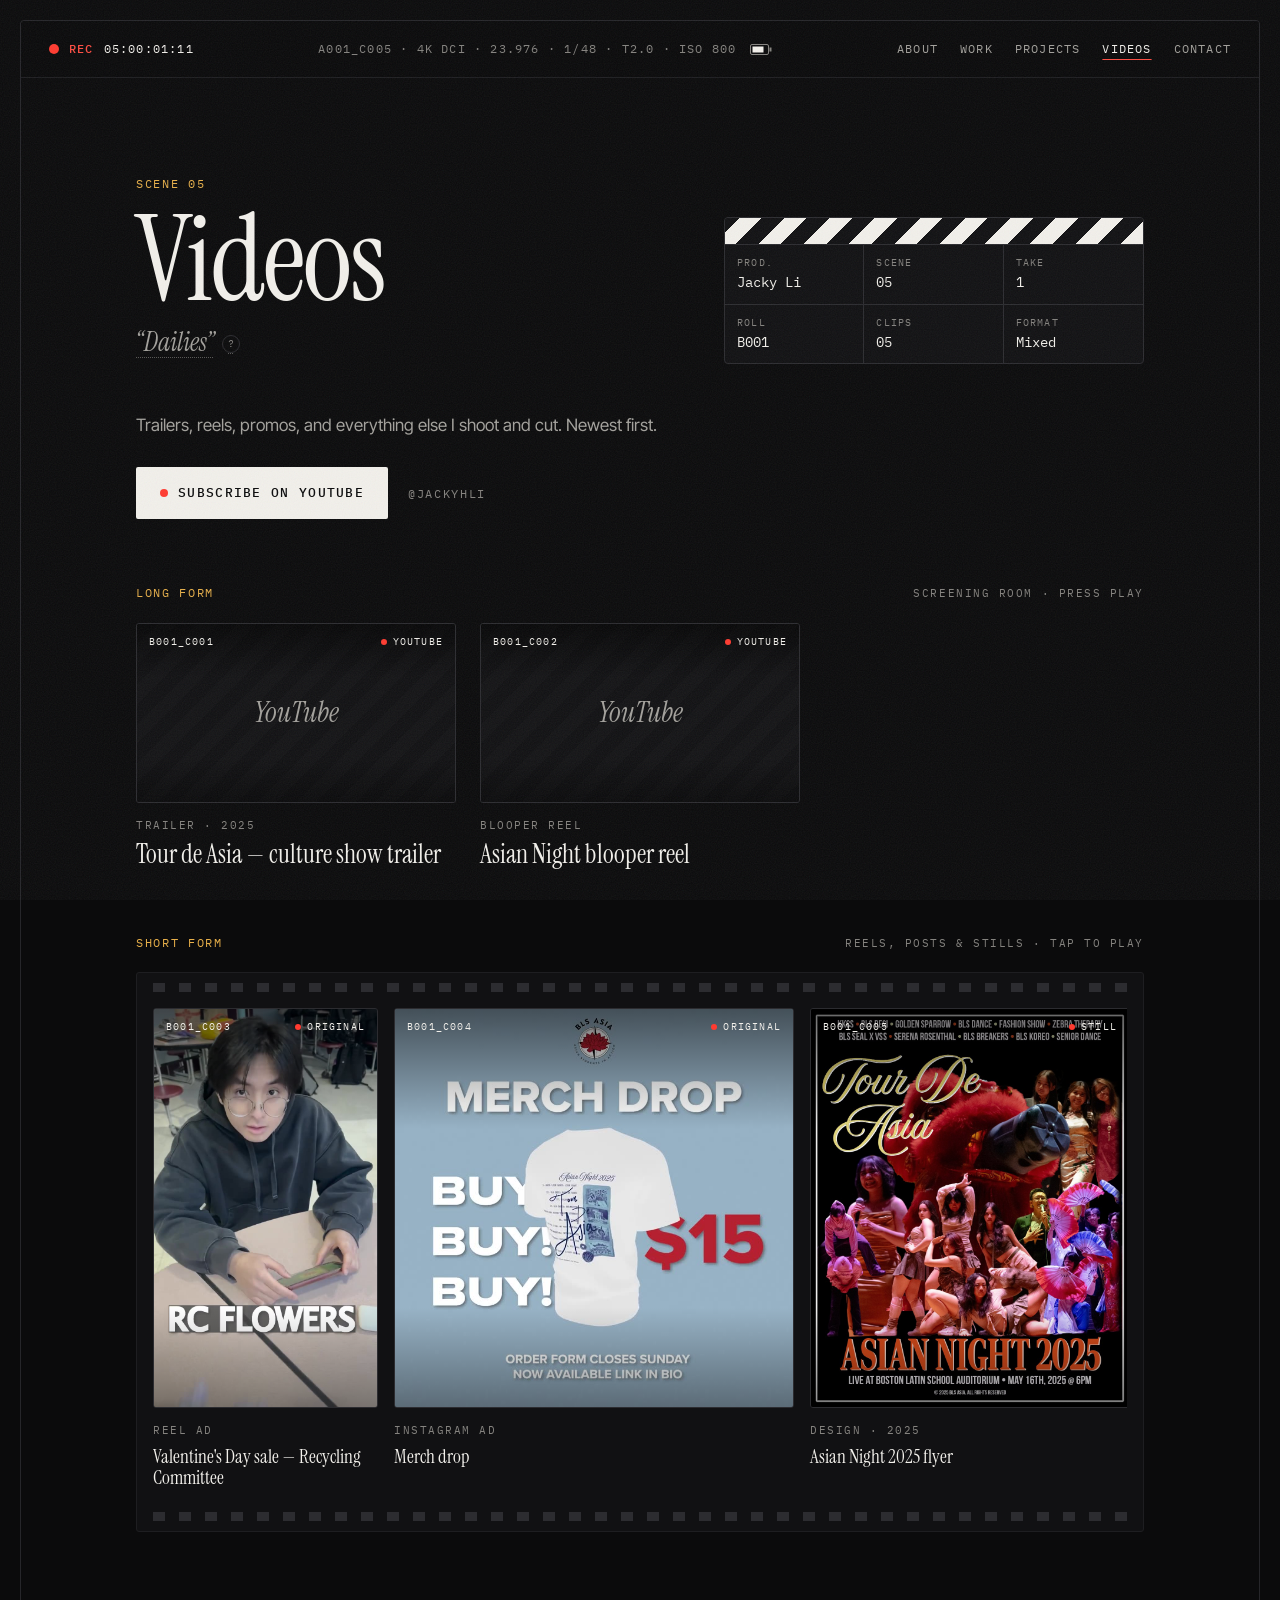
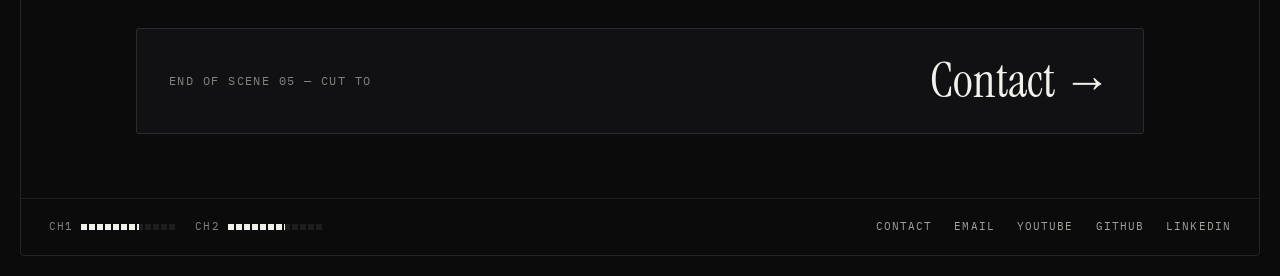
<file: videos/index.html>
<!doctype html>
<html lang="en">
<head>
<meta charset="utf-8">
<meta name="viewport" content="width=device-width, initial-scale=1">
<title>Videos — Jacky Li</title>
<meta name="description" content="Videos, reels, and vlogs by Jacky Li.">
<link rel="canonical" href="https://jackyhli.com/videos/">
<meta property="og:type" content="website">
<meta property="og:site_name" content="Jacky Li">
<meta property="og:title" content="Videos — Jacky Li">
<meta property="og:description" content="Videos, reels, and vlogs by Jacky Li.">
<meta property="og:url" content="https://jackyhli.com/videos/">
<meta property="og:image" content="https://jackyhli.com/assets/img/og.jpg">
<meta name="twitter:card" content="summary_large_image">
<meta name="theme-color" content="#0B0B0C">
<link rel="icon" href="/assets/img/favicon.svg" type="image/svg+xml">
<link rel="apple-touch-icon" href="/assets/img/apple-touch-icon.png">
<link rel="preload" href="/assets/fonts/instrument-serif-latin-400-normal.woff2" as="font" type="font/woff2" crossorigin>
<link rel="preload" href="/assets/fonts/ibm-plex-mono-latin-400-normal.woff2" as="font" type="font/woff2" crossorigin>
<link rel="preload" href="/assets/fonts/inter-tight-latin-wght-normal.woff2" as="font" type="font/woff2" crossorigin>
<script>document.documentElement.classList.add("js")</script>
<link rel="stylesheet" href="/assets/css/style.css?v=f7552c68">

<script src="/assets/js/dailies.js?v=65e383fc" defer></script>
<script src="/assets/js/main.js?v=dea153a8" defer></script>
</head>
<body data-scene="05">
<a class="skip" href="#main">Skip to content</a>
<div class="monitor">
<header class="hud hud-top">
<a class="rec" href="/" aria-label="Jacky Li, home"><span class="rec-dot" aria-hidden="true"></span><span class="rec-label">Rec</span><span class="tc" data-timecode aria-hidden="true">05:00:00:00</span></a>
<span class="hud-spec" aria-hidden="true">A001_C005 · 4K DCI · 23.976 · 1/48 · T2.0 · ISO 800 <svg width="22" height="11" viewBox="0 0 22 11" aria-hidden="true"><rect x="0.5" y="0.5" width="18" height="10" rx="1.5" fill="none" stroke="#85837F"></rect><rect x="19.5" y="3.5" width="2" height="4" fill="#85837F"></rect><rect x="2.5" y="2.5" width="11" height="6" fill="#F2F0EB"></rect></svg></span>
<nav class="nav" aria-label="Primary">
<a href="/about/">About</a>
<a href="/work/">Work</a>
<a href="/projects/">Projects</a>
<a href="/videos/" aria-current="page">Videos</a>
<a href="/contact/">Contact</a>
</nav>
<button class="menu-btn" type="button" data-menu-open aria-haspopup="dialog" aria-expanded="false"><span class="menu-icon" aria-hidden="true"></span>Menu</button>
<div class="playhead" aria-hidden="true"></div>
</header>
<dialog class="scene-menu" data-menu aria-label="Site menu">
<div class="sm-bar">
<span class="sm-label"><span class="rec-dot" aria-hidden="true"></span>Scene select</span>
<button class="sm-close" type="button" data-menu-close>Close ✕</button>
</div>
<ul class="sm-list">
<li style="--i: 0"><a href="/"><span class="sm-num">01</span><span class="sm-title">Index</span><span class="sm-sub">Home</span><span class="sm-arrow" aria-hidden="true">→</span></a></li>
<li style="--i: 1"><a href="/about/"><span class="sm-num">02</span><span class="sm-title">About</span><span class="sm-sub">Character profile</span><span class="sm-arrow" aria-hidden="true">→</span></a></li>
<li style="--i: 2"><a href="/work/"><span class="sm-num">03</span><span class="sm-title">Work</span><span class="sm-sub">Filmography</span><span class="sm-arrow" aria-hidden="true">→</span></a></li>
<li style="--i: 3"><a href="/projects/"><span class="sm-num">04</span><span class="sm-title">Projects</span><span class="sm-sub">Selected reels</span><span class="sm-arrow" aria-hidden="true">→</span></a></li>
<li style="--i: 4"><a href="/videos/" aria-current="page"><span class="sm-num">05</span><span class="sm-title">Videos</span><span class="sm-sub">Now playing</span><span class="sm-arrow" aria-hidden="true">→</span></a></li>
<li style="--i: 5"><a href="/contact/"><span class="sm-num">06</span><span class="sm-title">Contact</span><span class="sm-sub">Call sheet</span><span class="sm-arrow" aria-hidden="true">→</span></a></li>
</ul>
<div class="sm-foot contact-links">
<a href="#" data-link="email">Email</a>
<a href="#" data-link="youtube">YouTube</a>
<a href="#" data-link="github">GitHub</a>
<a href="#" data-link="linkedin">LinkedIn</a>
</div>
</dialog>
<main class="page" id="main">
<div class="page-head">
<div>
<p class="kicker">Scene 05</p>
<h1 class="page-title">Videos</h1>
<p class="page-sub"><span class="term" tabindex="0" aria-describedby="def-dailies">“Dailies”<span class="term-mark" aria-hidden="true">?</span></span><span class="term-def" role="tooltip" id="def-dailies"><span class="term-head"><span class="term-word">dail·ies</span> <span class="term-pos">noun · film</span></span><span class="term-body">The raw, unedited footage from a day of shooting, watched by the crew to check how it's going.</span></span></p>
</div>
<section class="slate" aria-label="Slate">
<div class="slate-clapper" aria-hidden="true"></div>
<dl class="slate-grid"><div><dt>Prod.</dt><dd>Jacky Li</dd></div><div><dt>Scene</dt><dd>05</dd></div><div><dt>Take</dt><dd>1</dd></div><div><dt>Roll</dt><dd>B001</dd></div><div><dt>Clips</dt><dd><span data-dailies-count>00</span></dd></div><div><dt>Format</dt><dd>Mixed</dd></div></dl>
</section>
</div>

<p class="bio-body section" style="margin-top: 48px">Trailers, reels, promos, and everything else I shoot and cut. Newest first.</p>
<div class="channel">
<a class="btn-roll" href="#" data-link="youtube"><span class="btn-dot" aria-hidden="true"></span>Subscribe on YouTube</a>
<span class="label">@jackyhli</span>
</div>

<section class="dailies-block" data-dailies-long hidden aria-labelledby="long-title">
<div class="dailies-head">
<p class="kicker" id="long-title">Long form</p>
<p class="label">Screening room · press play</p>
</div>
<div class="dailies-grid" data-dailies-long-list></div>
</section>

<section class="dailies-block" data-dailies-short hidden aria-labelledby="short-title">
<div class="dailies-head">
<p class="kicker" id="short-title">Short form</p>
<p class="label">Reels, posts &amp; stills · tap to play</p>
</div>
<div class="reel-strip">
<div class="sprockets" aria-hidden="true"></div>
<div class="reel-row" data-dailies-short-list></div>
<div class="sprockets" aria-hidden="true"></div>
</div>
</section>

<div class="dailies-empty" data-dailies-empty>
<div class="corners corners--sm" aria-hidden="true"><span></span><span></span><span></span><span></span></div>
<p class="kicker">Card empty</p>
<p class="logline">The first dailies are <em>still in the edit.</em></p>
<p class="muted">Check back soon.</p>
</div>

<dialog class="screening" data-screening aria-label="Video player">
<div class="screening-bar">
<span class="screening-title" data-screening-title>Screening room</span>
<button class="screening-close" type="button" data-screening-close>Close ✕</button>
</div>
<div class="screening-frame" data-screening-frame></div>
</dialog>

<a class="cut" href="/contact/">
<span class="label">End of scene 05 — cut to</span>
<span class="serif">Contact →</span>
</a>
</main>
<footer class="hud hud-bottom">
<div class="meters" aria-hidden="true">
<span class="meter">CH1<span class="meter-track"></span></span>
<span class="meter">CH2<span class="meter-track"></span></span>
</div>
<div class="contact-links">
<a href="/contact/">Contact</a>
<a href="#" data-link="email">Email</a>
<a href="#" data-link="youtube">YouTube</a>
<a href="#" data-link="github">GitHub</a>
<a href="#" data-link="linkedin">LinkedIn</a>
</div>
</footer>
</div>
</body>
</html>
</file>
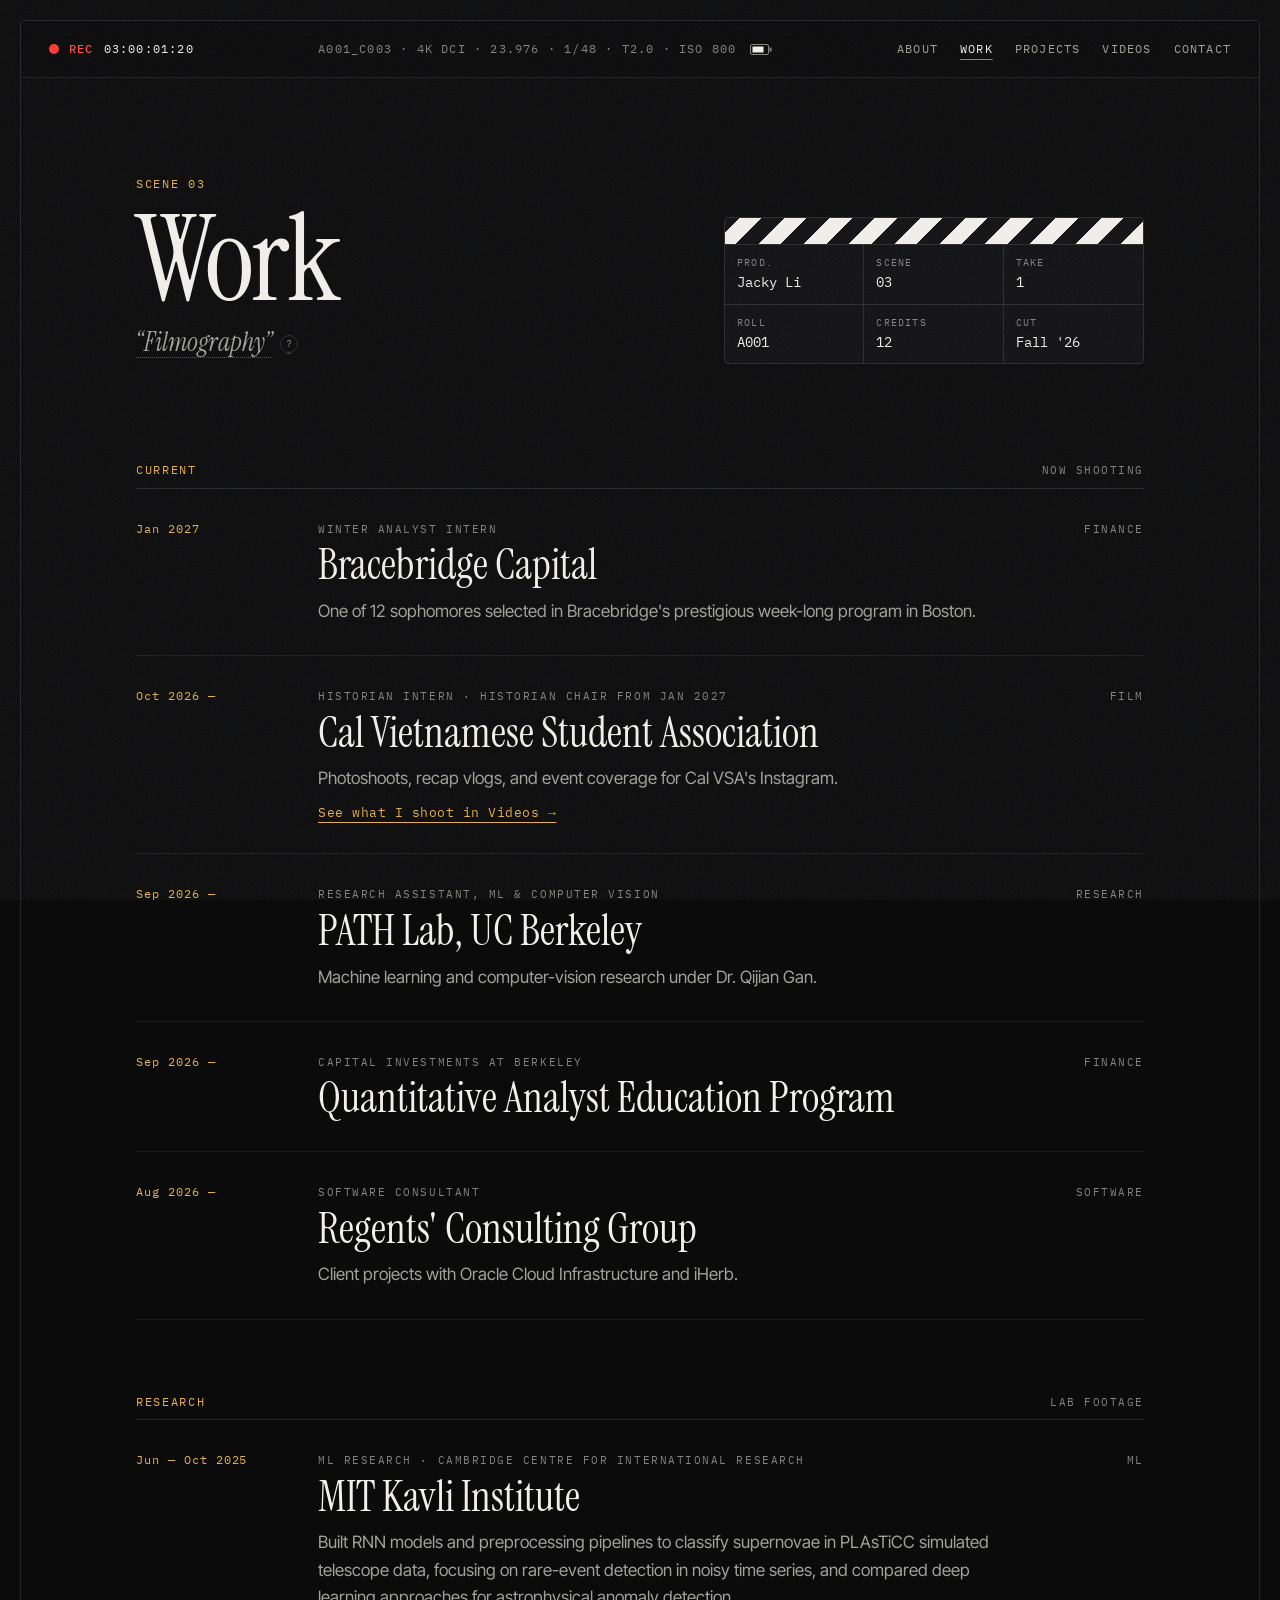
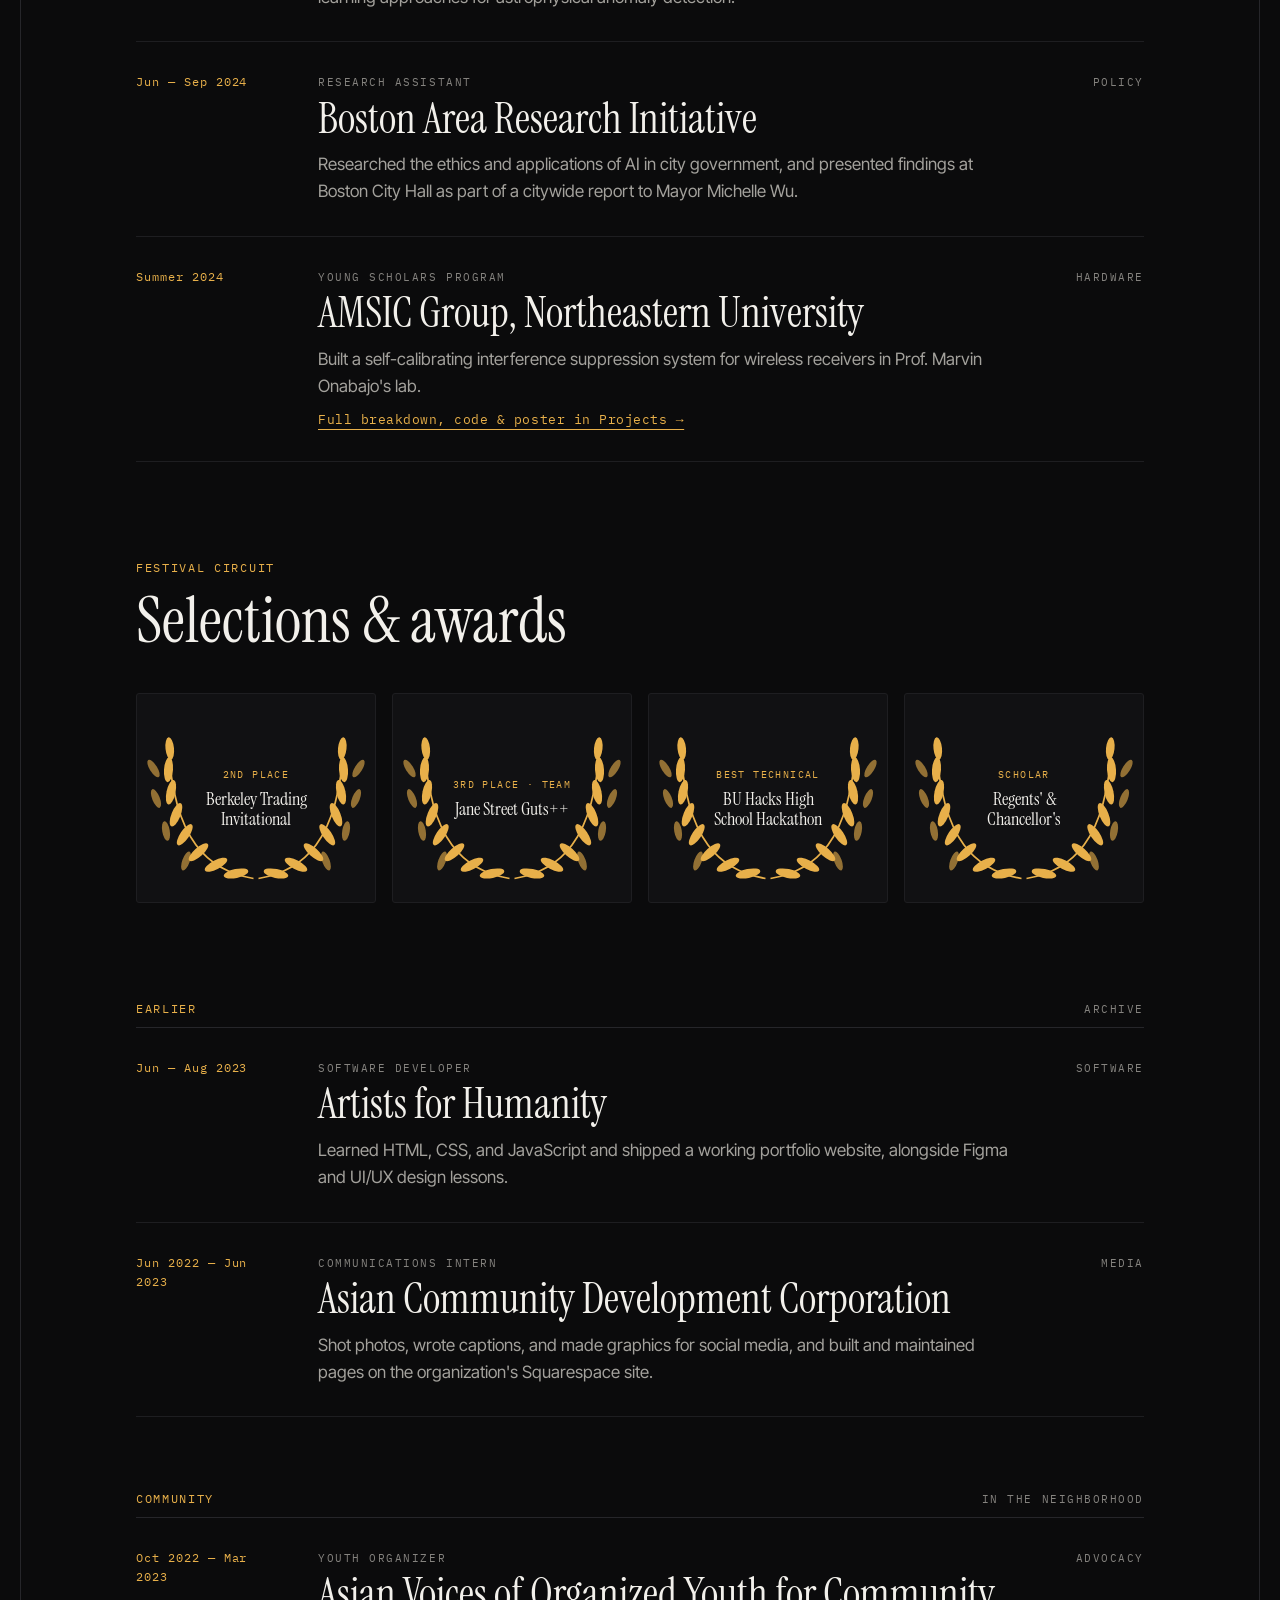
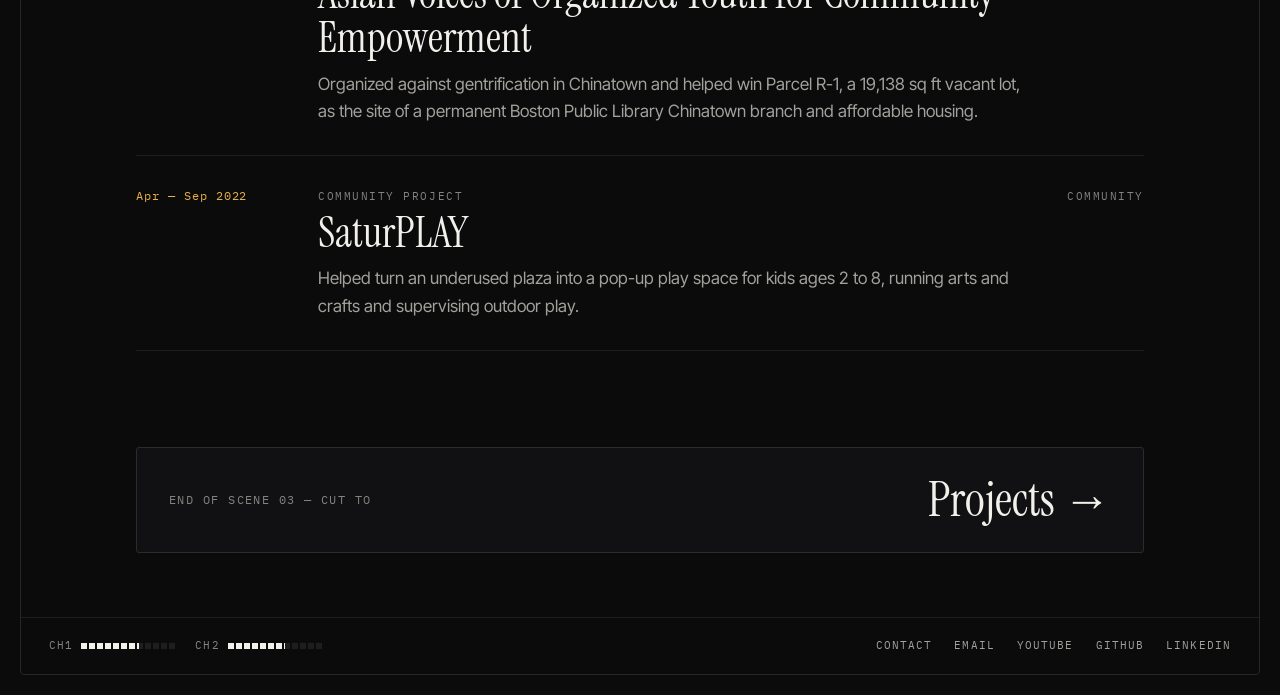
<file: work/index.html>
<!doctype html>
<html lang="en">
<head>
<meta charset="utf-8">
<meta name="viewport" content="width=device-width, initial-scale=1">
<title>Work — Jacky Li</title>
<meta name="description" content="Jacky Li — computer science at UC Berkeley, building toward quantitative trading through research, software, and markets.">
<link rel="canonical" href="https://jackyhli.com/work/">
<meta property="og:type" content="website">
<meta property="og:site_name" content="Jacky Li">
<meta property="og:title" content="Work — Jacky Li">
<meta property="og:description" content="Jacky Li — computer science at UC Berkeley, building toward quantitative trading through research, software, and markets.">
<meta property="og:url" content="https://jackyhli.com/work/">
<meta property="og:image" content="https://jackyhli.com/assets/img/og.jpg">
<meta name="twitter:card" content="summary_large_image">
<meta name="theme-color" content="#0B0B0C">
<link rel="icon" href="/assets/img/favicon.svg" type="image/svg+xml">
<link rel="apple-touch-icon" href="/assets/img/apple-touch-icon.png">
<link rel="preload" href="/assets/fonts/instrument-serif-latin-400-normal.woff2" as="font" type="font/woff2" crossorigin>
<link rel="preload" href="/assets/fonts/ibm-plex-mono-latin-400-normal.woff2" as="font" type="font/woff2" crossorigin>
<link rel="preload" href="/assets/fonts/inter-tight-latin-wght-normal.woff2" as="font" type="font/woff2" crossorigin>
<script>document.documentElement.classList.add("js")</script>
<link rel="stylesheet" href="/assets/css/style.css?v=f7552c68">


<script src="/assets/js/main.js?v=dea153a8" defer></script>
</head>
<body data-scene="03">
<a class="skip" href="#main">Skip to content</a>
<div class="monitor">
<header class="hud hud-top">
<a class="rec" href="/" aria-label="Jacky Li, home"><span class="rec-dot" aria-hidden="true"></span><span class="rec-label">Rec</span><span class="tc" data-timecode aria-hidden="true">03:00:00:00</span></a>
<span class="hud-spec" aria-hidden="true">A001_C003 · 4K DCI · 23.976 · 1/48 · T2.0 · ISO 800 <svg width="22" height="11" viewBox="0 0 22 11" aria-hidden="true"><rect x="0.5" y="0.5" width="18" height="10" rx="1.5" fill="none" stroke="#85837F"></rect><rect x="19.5" y="3.5" width="2" height="4" fill="#85837F"></rect><rect x="2.5" y="2.5" width="11" height="6" fill="#F2F0EB"></rect></svg></span>
<nav class="nav" aria-label="Primary">
<a href="/about/">About</a>
<a href="/work/" aria-current="page">Work</a>
<a href="/projects/">Projects</a>
<a href="/videos/">Videos</a>
<a href="/contact/">Contact</a>
</nav>
<button class="menu-btn" type="button" data-menu-open aria-haspopup="dialog" aria-expanded="false"><span class="menu-icon" aria-hidden="true"></span>Menu</button>
<div class="playhead" aria-hidden="true"></div>
</header>
<dialog class="scene-menu" data-menu aria-label="Site menu">
<div class="sm-bar">
<span class="sm-label"><span class="rec-dot" aria-hidden="true"></span>Scene select</span>
<button class="sm-close" type="button" data-menu-close>Close ✕</button>
</div>
<ul class="sm-list">
<li style="--i: 0"><a href="/"><span class="sm-num">01</span><span class="sm-title">Index</span><span class="sm-sub">Home</span><span class="sm-arrow" aria-hidden="true">→</span></a></li>
<li style="--i: 1"><a href="/about/"><span class="sm-num">02</span><span class="sm-title">About</span><span class="sm-sub">Character profile</span><span class="sm-arrow" aria-hidden="true">→</span></a></li>
<li style="--i: 2"><a href="/work/" aria-current="page"><span class="sm-num">03</span><span class="sm-title">Work</span><span class="sm-sub">Now playing</span><span class="sm-arrow" aria-hidden="true">→</span></a></li>
<li style="--i: 3"><a href="/projects/"><span class="sm-num">04</span><span class="sm-title">Projects</span><span class="sm-sub">Selected reels</span><span class="sm-arrow" aria-hidden="true">→</span></a></li>
<li style="--i: 4"><a href="/videos/"><span class="sm-num">05</span><span class="sm-title">Videos</span><span class="sm-sub">Dailies</span><span class="sm-arrow" aria-hidden="true">→</span></a></li>
<li style="--i: 5"><a href="/contact/"><span class="sm-num">06</span><span class="sm-title">Contact</span><span class="sm-sub">Call sheet</span><span class="sm-arrow" aria-hidden="true">→</span></a></li>
</ul>
<div class="sm-foot contact-links">
<a href="#" data-link="email">Email</a>
<a href="#" data-link="youtube">YouTube</a>
<a href="#" data-link="github">GitHub</a>
<a href="#" data-link="linkedin">LinkedIn</a>
</div>
</dialog>
<main class="page" id="main">
<div class="page-head">
<div>
<p class="kicker">Scene 03</p>
<h1 class="page-title">Work</h1>
<p class="page-sub"><span class="term" tabindex="0" aria-describedby="def-filmography">“Filmography”<span class="term-mark" aria-hidden="true">?</span></span><span class="term-def" role="tooltip" id="def-filmography"><span class="term-head"><span class="term-word">film·og·ra·phy</span> <span class="term-pos">noun · film</span></span><span class="term-body">The list of films a person has worked on, with their role on each one.</span></span></p>
</div>
<section class="slate" aria-label="Slate">
<div class="slate-clapper" aria-hidden="true"></div>
<dl class="slate-grid"><div><dt>Prod.</dt><dd>Jacky Li</dd></div><div><dt>Scene</dt><dd>03</dd></div><div><dt>Take</dt><dd>1</dd></div><div><dt>Roll</dt><dd>A001</dd></div><div><dt>Credits</dt><dd>12</dd></div><div><dt>Cut</dt><dd>Fall '26</dd></div></dl>
</section>
</div>

<div class="section">
<section class="credit-group">
<div class="credit-group-head"><p class="kicker">Current</p><p class="label">Now shooting</p></div>
<div class="credits">
<div class="credit">
<span class="credit-date">Jan 2027</span>
<div class="credit-body">
<p class="label">Winter Analyst Intern</p>
<p class="credit-org">Bracebridge Capital</p>
<p class="muted">One of 12 sophomores selected in Bracebridge's prestigious week-long program in Boston.</p>
</div>
<span class="label credit-tag">Finance</span>
</div>
<div class="credit">
<span class="credit-date">Oct 2026 —</span>
<div class="credit-body">
<p class="label">Historian Intern · Historian Chair from Jan 2027</p>
<p class="credit-org">Cal Vietnamese Student Association</p>
<p class="muted">Photoshoots, recap vlogs, and event coverage for Cal VSA's Instagram. <a class="credit-more" href="/videos/">See what I shoot in Videos →</a></p>
</div>
<span class="label credit-tag">Film</span>
</div>
<div class="credit">
<span class="credit-date">Sep 2026 —</span>
<div class="credit-body">
<p class="label">Research Assistant, ML &amp; Computer Vision</p>
<p class="credit-org">PATH Lab, UC Berkeley</p>
<p class="muted">Machine learning and computer-vision research under Dr. Qijian Gan.</p>
</div>
<span class="label credit-tag">Research</span>
</div>
<div class="credit">
<span class="credit-date">Sep 2026 —</span>
<div class="credit-body">
<p class="label">Capital Investments at Berkeley</p>
<p class="credit-org">Quantitative Analyst Education Program</p>

</div>
<span class="label credit-tag">Finance</span>
</div>
<div class="credit">
<span class="credit-date">Aug 2026 —</span>
<div class="credit-body">
<p class="label">Software Consultant</p>
<p class="credit-org">Regents' Consulting Group</p>
<p class="muted">Client projects with Oracle Cloud Infrastructure and iHerb.</p>
</div>
<span class="label credit-tag">Software</span>
</div>
</div>
</section>
<section class="credit-group">
<div class="credit-group-head"><p class="kicker">Research</p><p class="label">Lab footage</p></div>
<div class="credits">
<div class="credit">
<span class="credit-date">Jun — Oct 2025</span>
<div class="credit-body">
<p class="label">ML Research · Cambridge Centre for International Research</p>
<p class="credit-org">MIT Kavli Institute</p>
<p class="muted">Built RNN models and preprocessing pipelines to classify supernovae in PLAsTiCC simulated telescope data, focusing on rare-event detection in noisy time series, and compared deep learning approaches for astrophysical anomaly detection.</p>
</div>
<span class="label credit-tag">ML</span>
</div>
<div class="credit">
<span class="credit-date">Jun — Sep 2024</span>
<div class="credit-body">
<p class="label">Research Assistant</p>
<p class="credit-org">Boston Area Research Initiative</p>
<p class="muted">Researched the ethics and applications of AI in city government, and presented findings at Boston City Hall as part of a citywide report to Mayor Michelle Wu.</p>
</div>
<span class="label credit-tag">Policy</span>
</div>
<div class="credit">
<span class="credit-date">Summer 2024</span>
<div class="credit-body">
<p class="label">Young Scholars Program</p>
<p class="credit-org">AMSIC Group, Northeastern University</p>
<p class="muted">Built a self-calibrating interference suppression system for wireless receivers in Prof. Marvin Onabajo's lab. <a class="credit-more" href="/projects/#interference">Full breakdown, code &amp; poster in Projects →</a></p>
</div>
<span class="label credit-tag">Hardware</span>
</div>
</div>
</section>
<section class="credit-group awards-block" aria-labelledby="awards">
<p class="kicker">Festival circuit</p>
<h2 class="section-title" id="awards">Selections &amp; awards</h2>
<div class="laurels">
<div class="laurel"><p class="kicker">2nd place</p><p class="laurel-name">Berkeley Trading Invitational</p></div>
<div class="laurel"><p class="kicker">3rd place · Team</p><p class="laurel-name">Jane Street Guts++</p></div>
<div class="laurel"><p class="kicker">Best Technical</p><p class="laurel-name">BU Hacks High School Hackathon</p></div>
<div class="laurel"><p class="kicker">Scholar</p><p class="laurel-name">Regents' &amp; Chancellor's</p></div>
</div>
</section>
<section class="credit-group">
<div class="credit-group-head"><p class="kicker">Earlier</p><p class="label">Archive</p></div>
<div class="credits">
<div class="credit">
<span class="credit-date">Jun — Aug 2023</span>
<div class="credit-body">
<p class="label">Software Developer</p>
<p class="credit-org">Artists for Humanity</p>
<p class="muted">Learned HTML, CSS, and JavaScript and shipped a working portfolio website, alongside Figma and UI/UX design lessons.</p>
</div>
<span class="label credit-tag">Software</span>
</div>
<div class="credit">
<span class="credit-date">Jun 2022 — Jun 2023</span>
<div class="credit-body">
<p class="label">Communications Intern</p>
<p class="credit-org">Asian Community Development Corporation</p>
<p class="muted">Shot photos, wrote captions, and made graphics for social media, and built and maintained pages on the organization's Squarespace site.</p>
</div>
<span class="label credit-tag">Media</span>
</div>
</div>
</section>
<section class="credit-group">
<div class="credit-group-head"><p class="kicker">Community</p><p class="label">In the neighborhood</p></div>
<div class="credits">
<div class="credit">
<span class="credit-date">Oct 2022 — Mar 2023</span>
<div class="credit-body">
<p class="label">Youth organizer</p>
<p class="credit-org">Asian Voices of Organized Youth for Community Empowerment</p>
<p class="muted">Organized against gentrification in Chinatown and helped win Parcel R-1, a 19,138 sq ft vacant lot, as the site of a permanent Boston Public Library Chinatown branch and affordable housing.</p>
</div>
<span class="label credit-tag">Advocacy</span>
</div>
<div class="credit">
<span class="credit-date">Apr — Sep 2022</span>
<div class="credit-body">
<p class="label">Community project</p>
<p class="credit-org">SaturPLAY</p>
<p class="muted">Helped turn an underused plaza into a pop-up play space for kids ages 2 to 8, running arts and crafts and supervising outdoor play.</p>
</div>
<span class="label credit-tag">Community</span>
</div>
</div>
</section>
</div>

<p style="margin-top: 56px"><a class="link-arrow" href="#" data-link="resume">Download resume (PDF) →</a></p>

<a class="cut" href="/projects/">
<span class="label">End of scene 03 — cut to</span>
<span class="serif">Projects →</span>
</a>
</main>
<footer class="hud hud-bottom">
<div class="meters" aria-hidden="true">
<span class="meter">CH1<span class="meter-track"></span></span>
<span class="meter">CH2<span class="meter-track"></span></span>
</div>
<div class="contact-links">
<a href="/contact/">Contact</a>
<a href="#" data-link="email">Email</a>
<a href="#" data-link="youtube">YouTube</a>
<a href="#" data-link="github">GitHub</a>
<a href="#" data-link="linkedin">LinkedIn</a>
</div>
</footer>
</div>
</body>
</html>
</file>
<file: assets/css/style.css>
/* ==========================================================================
   jackyhli.com — camera monitor theme
   One stylesheet for every page. Colors and fonts live in :root.
   ========================================================================== */

/* Fonts are self-hosted (assets/fonts) so the site makes no third-party requests. */
@font-face { font-family: "Instrument Serif"; font-style: normal; font-weight: 400; font-display: swap; src: url("/assets/fonts/instrument-serif-latin-400-normal.woff2") format("woff2"); }
@font-face { font-family: "Instrument Serif"; font-style: italic; font-weight: 400; font-display: swap; src: url("/assets/fonts/instrument-serif-latin-400-italic.woff2") format("woff2"); }
@font-face { font-family: "Inter Tight"; font-style: normal; font-weight: 100 900; font-display: swap; src: url("/assets/fonts/inter-tight-latin-wght-normal.woff2") format("woff2"); }
@font-face { font-family: "IBM Plex Mono"; font-style: normal; font-weight: 400; font-display: swap; src: url("/assets/fonts/ibm-plex-mono-latin-400-normal.woff2") format("woff2"); }
@font-face { font-family: "IBM Plex Mono"; font-style: normal; font-weight: 500; font-display: swap; src: url("/assets/fonts/ibm-plex-mono-latin-500-normal.woff2") format("woff2"); }

:root {
  --bg: #0B0B0C;
  --panel: #111113;
  --panel-2: #141416;
  --line: #1E1E21;
  --line-2: #26262A;
  --line-3: #2C2C30;
  --text: #F2F0EB;
  --muted: #A3A19C;
  --dim: #85837F;
  --faint: #6E6C68;
  --rec: #FF3B30;
  --rec-text: #FF4D42;
  --amber: #E8B04A;
  --guide: rgba(242, 240, 235, 0.06);

  --serif: "Instrument Serif", "Times New Roman", serif;
  --sans: "Inter Tight", system-ui, -apple-system, "Segoe UI", sans-serif;
  --mono: "IBM Plex Mono", ui-monospace, "SF Mono", Menlo, monospace;

  --pad-x: clamp(14px, 3vw, 28px);
  --bezel: clamp(8px, 1.6vw, 20px);
}

*, *::before, *::after { box-sizing: border-box; }

html { -webkit-text-size-adjust: 100%; }

body {
  margin: 0;
  min-height: 100vh;
  min-height: 100dvh;
  padding: var(--bezel);
  display: flex;
  flex-direction: column;
  background: var(--bg);
  color: var(--text);
  font-family: var(--sans);
  font-size: 1.0625rem;
  line-height: 1.6;
  -webkit-font-smoothing: antialiased;
}

/* Film grain over the whole viewport */
body::after {
  content: "";
  position: fixed;
  inset: 0;
  pointer-events: none;
  z-index: 50;
  opacity: 0.07;
  background-image: url("data:image/svg+xml,%3Csvg xmlns='http://www.w3.org/2000/svg' width='240' height='240'%3E%3Cfilter id='n'%3E%3CfeTurbulence type='fractalNoise' baseFrequency='0.85' numOctaves='2' stitchTiles='stitch'/%3E%3C/filter%3E%3Crect width='100%25' height='100%25' filter='url(%23n)'/%3E%3C/svg%3E");
}

a { color: var(--text); }
a:hover { color: var(--rec-text); }
a:focus-visible { outline: 2px solid var(--amber); outline-offset: 3px; }

img, svg { display: block; max-width: 100%; }

p { margin: 0; }

[hidden] { display: none !important; }

.skip {
  position: absolute;
  left: -9999px;
  top: 0;
  z-index: 100;
  padding: 10px 14px;
  background: var(--text);
  color: var(--bg);
  font-family: var(--mono);
  font-size: 0.8125rem;
}
.skip:focus { left: 12px; top: 12px; }

/* ---------- Shared type ---------- */

.mono {
  font-family: var(--mono);
  font-size: 0.75rem;
  letter-spacing: 0.1em;
  text-transform: uppercase;
}
.label { font-family: var(--mono); font-size: 0.6875rem; letter-spacing: 0.14em; text-transform: uppercase; color: var(--dim); }
.kicker { font-family: var(--mono); font-size: 0.75rem; letter-spacing: 0.14em; text-transform: uppercase; color: var(--amber); }
.serif { font-family: var(--serif); font-weight: 400; }
.muted { color: var(--muted); }
em, .it { font-style: italic; }

.link-arrow {
  display: inline-flex;
  align-items: center;
  min-height: 44px;
  font-family: var(--mono);
  font-size: 0.8125rem;
  letter-spacing: 0.04em;
  text-underline-offset: 5px;
}

/* ---------- Monitor frame ---------- */

.monitor {
  position: relative;
  flex: 1;
  display: flex;
  flex-direction: column;
  border: 1px solid var(--line-2);
  border-radius: 4px;
  background: var(--bg);
}
.monitor--home {
  background: radial-gradient(ellipse at 50% 45%, #18181B 0%, var(--bg) 72%);
}

/* ---------- HUD bars ---------- */

.hud {
  display: flex;
  flex-wrap: wrap;
  justify-content: space-between;
  align-items: center;
  gap: 0 24px;
  padding: 6px var(--pad-x);
  font-family: var(--mono);
  font-size: 0.75rem;
  letter-spacing: 0.1em;
  text-transform: uppercase;
}
.hud-top { position: relative; border-bottom: 1px solid var(--line); }
/* in-page links (like Work → Projects) land below the pinned top bar */
.js { scroll-padding-top: calc(var(--hud-h, 61px) + 16px); }
.hud-bottom { margin-top: auto; border-top: 1px solid var(--line); font-size: 0.6875rem; color: var(--dim); }

.rec {
  display: inline-flex;
  align-items: center;
  gap: 10px;
  min-height: 44px;
  text-decoration: none;
}
.rec-dot {
  width: 10px;
  height: 10px;
  border-radius: 50%;
  background: var(--rec);
  animation: rec-blink 1.2s steps(1) infinite;
}
.rec-label { color: var(--rec-text); font-weight: 500; }
.tc { font-variant-numeric: tabular-nums; }

.hud-spec { display: inline-flex; align-items: center; gap: 14px; color: var(--dim); }

.nav { display: flex; flex-wrap: wrap; gap: 0 22px; }
.nav a, .contact-links a {
  display: inline-flex;
  align-items: center;
  min-height: 44px;
  color: var(--muted);
  text-decoration: none;
}
.nav a:hover, .contact-links a:hover { color: var(--rec-text); }
.nav a[aria-current="page"] {
  color: var(--text);
  text-decoration: underline;
  text-decoration-color: var(--rec-text);
  text-underline-offset: 6px;
}

.contact-links { display: flex; flex-wrap: wrap; gap: 0 22px; }

.meters { display: flex; align-items: center; gap: 18px; }
.meter { display: inline-flex; align-items: center; gap: 8px; }
.meter-track {
  position: relative;
  width: 96px;
  height: 6px;
  background: var(--line);
  overflow: hidden;
}
.meter-track::before {
  content: "";
  position: absolute;
  inset: 0 auto 0 0;
  width: 60%;
  background: var(--text);
  animation: meter 1.6s ease-in-out infinite alternate;
}
.meter + .meter .meter-track::before { animation-duration: 1.3s; animation-delay: 0.4s; }
.meter-track::after {
  content: "";
  position: absolute;
  inset: 0;
  background: repeating-linear-gradient(90deg, transparent 0 6px, var(--bg) 6px 8px);
}

/* ---------- Home: the stage ---------- */

.stage {
  position: relative;
  flex: 1;
  display: flex;
  flex-direction: column;
  justify-content: center;
  align-items: center;
  text-align: center;
  min-height: 540px;
  padding: clamp(64px, 11vh, 128px) clamp(24px, 6vw, 96px);
}
.thirds {
  position: absolute;
  inset: 0;
  pointer-events: none;
  background:
    linear-gradient(to right, transparent calc(33.333% - 0.5px), var(--guide) calc(33.333% - 0.5px), var(--guide) calc(33.333% + 0.5px), transparent calc(33.333% + 0.5px)),
    linear-gradient(to right, transparent calc(66.666% - 0.5px), var(--guide) calc(66.666% - 0.5px), var(--guide) calc(66.666% + 0.5px), transparent calc(66.666% + 0.5px)),
    linear-gradient(to bottom, transparent calc(33.333% - 0.5px), var(--guide) calc(33.333% - 0.5px), var(--guide) calc(33.333% + 0.5px), transparent calc(33.333% + 0.5px)),
    linear-gradient(to bottom, transparent calc(66.666% - 0.5px), var(--guide) calc(66.666% - 0.5px), var(--guide) calc(66.666% + 0.5px), transparent calc(66.666% + 0.5px));
}
.title-safe {
  position: absolute;
  inset: 9% 8%;
  border: 1px dashed rgba(242, 240, 235, 0.12);
  pointer-events: none;
}
.title-safe::before {
  content: "Title safe";
  position: absolute;
  top: 8px;
  left: 10px;
  font-family: var(--mono);
  font-size: 0.625rem;
  letter-spacing: 0.12em;
  text-transform: uppercase;
  color: var(--faint);
}

/* Viewfinder corner marks (stage, portrait) */
.corners { position: absolute; inset: 20px; pointer-events: none; }
.corners span {
  position: absolute;
  width: 36px;
  height: 36px;
  border: 0 solid var(--text);
}
.corners span:nth-child(1) { top: 0; left: 0; border-top-width: 2px; border-left-width: 2px; }
.corners span:nth-child(2) { top: 0; right: 0; border-top-width: 2px; border-right-width: 2px; }
.corners span:nth-child(3) { bottom: 0; left: 0; border-bottom-width: 2px; border-left-width: 2px; }
.corners span:nth-child(4) { bottom: 0; right: 0; border-bottom-width: 2px; border-right-width: 2px; }
.corners--sm { inset: 12px; }
.corners--sm span { width: 22px; height: 22px; border-width: 0; }
.corners--sm span:nth-child(1) { border-top-width: 1.5px; border-left-width: 1.5px; }
.corners--sm span:nth-child(2) { border-top-width: 1.5px; border-right-width: 1.5px; }
.corners--sm span:nth-child(3) { border-bottom-width: 1.5px; border-left-width: 1.5px; }
.corners--sm span:nth-child(4) { border-bottom-width: 1.5px; border-right-width: 1.5px; }

.hero { position: relative; display: flex; flex-direction: column; align-items: center; }
.hero h1 {
  /* Safari clips text that has a text-shadow to its line box, so the line must be
     tall enough to hold the descenders of "J" and "y". The negative margins keep
     the visual spacing the same as a tight 0.88 line height. */
  margin: calc(20px - 0.17em) 0 -0.21em;
  padding: 0 0.06em;
  font-family: var(--serif);
  font-weight: 400;
  font-size: clamp(4.25rem, 16vw, 11.5rem);
  line-height: 1.3;
  letter-spacing: -0.02em;
}
.subtitle {
  display: inline-block;
  margin-top: 36px;
  padding: 6px 14px;
  max-width: 620px;
  background: rgba(0, 0, 0, 0.75);
  font-size: clamp(1rem, 2.2vw, 1.25rem);
  line-height: 1.5;
}
.hero .now { margin-top: 22px; color: var(--dim); }

/* ---------- Filmstrip nav ---------- */

.filmstrip {
  border-top: 1px solid var(--line);
  background: var(--panel);
  padding: 0 var(--pad-x);
}
.sprockets {
  height: 9px;
  margin: 10px 0;
  background: repeating-linear-gradient(90deg, var(--line-3) 0 12px, transparent 12px 26px);
}
.frames {
  display: grid;
  grid-template-columns: repeat(auto-fit, minmax(220px, 1fr));
  gap: 10px;
}
.frame {
  display: flex;
  flex-direction: column;
  justify-content: space-between;
  gap: 20px;
  min-height: 124px;
  padding: 14px 16px;
  background: var(--bg);
  border: 1px solid var(--line-3);
  border-radius: 3px;
  text-decoration: none;
  transition: border-color 0.2s, background-color 0.2s;
}
.frame:hover { border-color: var(--rec-text); background: var(--panel-2); color: var(--text); }
.frame-meta { display: flex; justify-content: space-between; font-family: var(--mono); font-size: 0.6875rem; letter-spacing: 0.1em; color: var(--dim); }
.frame-title { font-family: var(--serif); font-size: 2.25rem; line-height: 1; }
.frame-sub { display: block; margin-top: 4px; font-family: var(--mono); font-size: 0.75rem; color: var(--muted); }

/* ---------- Inner pages ---------- */

.page {
  width: 100%;
  max-width: 1120px;
  margin: 0 auto;
  padding: clamp(48px, 8vw, 96px) clamp(20px, 5vw, 56px) 64px;
}
.page-head {
  display: flex;
  flex-wrap: wrap;
  justify-content: space-between;
  align-items: flex-end;
  gap: 40px;
}
.page-head > div:first-child { flex: 1 1 320px; }
.page-title {
  margin: 12px 0 0;
  font-family: var(--serif);
  font-weight: 400;
  font-size: clamp(3.75rem, 11vw, 7.5rem);
  line-height: 0.9;
  letter-spacing: -0.02em;
}
.page-sub { margin-top: 10px; font-family: var(--serif); font-style: italic; font-size: 1.6rem; color: var(--muted); }

.section { margin-top: clamp(56px, 8vw, 96px); }
.section-title {
  margin: 12px 0 0;
  font-family: var(--serif);
  font-weight: 400;
  font-size: clamp(2.5rem, 6vw, 4rem);
  line-height: 1;
}

/* Clapperboard slate */
.slate {
  flex: 0 1 420px;
  min-width: 0;
  border: 1px solid var(--line-3);
  border-radius: 4px;
  overflow: hidden;
  background: var(--panel);
}
.slate-clapper {
  height: 26px;
  background: repeating-linear-gradient(-45deg, var(--text) 0 16px, var(--panel) 16px 32px);
  transform-origin: left bottom;
}
.slate-grid {
  display: grid;
  grid-template-columns: repeat(3, minmax(0, 1fr));
  border-top: 1px solid var(--line-3);
  margin: 0;
  font-family: var(--mono);
}
.slate-grid div { padding: 10px 12px; border-right: 1px solid var(--line-3); border-bottom: 1px solid var(--line-3); }
.slate-grid div:nth-child(3n) { border-right: 0; }
.slate-grid div:nth-last-child(-n+3) { border-bottom: 0; }
.slate-grid dt { font-size: 0.625rem; letter-spacing: 0.12em; text-transform: uppercase; color: var(--dim); }
.slate-grid dd { margin: 0; font-size: 0.875rem; }

/* Labelled rows (call sheet) */
.sheet { border-top: 1px solid var(--line-2); }
.sheet-row {
  display: flex;
  flex-wrap: wrap;
  gap: 6px 32px;
  padding: 22px 0;
  border-bottom: 1px solid var(--line);
}
.sheet-row > .label { flex: 0 0 140px; padding-top: 3px; }
.sheet-row > div { flex: 999 1 300px; min-width: 0; }
.sheet-row p + p { margin-top: 2px; }
.sheet-row p.gap { margin-top: 10px; }

/* About */
.about-grid { display: flex; flex-wrap: wrap; gap: 48px clamp(40px, 6vw, 80px); }
.about-grid > .portrait-col { flex: 1 1 280px; max-width: 400px; }
.about-grid > .bio { flex: 999 1 440px; min-width: 0; }

.viewfinder {
  position: relative;
  aspect-ratio: 4 / 5;
  background: var(--panel-2);
  border: 1px solid var(--line-3);
  border-radius: 3px;
  overflow: hidden;
}
.viewfinder img { position: absolute; inset: 0; width: 100%; height: 100%; object-fit: cover; }
.viewfinder .focus-box {
  position: absolute;
  left: 50%;
  top: 40%;
  width: 36%;
  aspect-ratio: 1 / 1;
  transform: translate(-50%, -50%);
  border: 1.5px solid var(--amber);
}
.viewfinder .vf-tag, .viewfinder .vf-bar, .viewfinder .vf-empty {
  position: absolute;
  font-family: var(--mono);
  font-size: 0.625rem;
  letter-spacing: 0.12em;
  text-transform: uppercase;
}
.viewfinder .vf-tag { top: 18px; left: 44px; color: var(--amber); }
.viewfinder .vf-empty { left: 0; right: 0; top: 64%; text-align: center; font-size: 0.75rem; color: var(--dim); }
.viewfinder .vf-bar { left: 44px; right: 44px; bottom: 18px; display: flex; justify-content: space-between; color: var(--muted); }
.viewfinder > *:not(img) { z-index: 1; }

.logline { margin-top: 14px; font-family: var(--serif); font-size: clamp(1.75rem, 3.4vw, 2.5rem); line-height: 1.2; }
.bio-body { margin-top: 24px; max-width: 600px; color: var(--muted); }

/* Work: credits */
.credits { border-top: 1px solid var(--line-2); }
.credit {
  display: flex;
  flex-wrap: wrap;
  align-items: baseline;
  gap: 8px 32px;
  padding: 30px 0;
  border-bottom: 1px solid var(--line);
}
.credit-date { flex: 0 0 150px; font-family: var(--mono); font-size: 0.75rem; letter-spacing: 0.08em; color: var(--amber); }
.credit-body { flex: 999 1 380px; min-width: 0; }
.credit-org { margin-top: 6px; font-family: var(--serif); font-size: clamp(1.9rem, 3.6vw, 2.6rem); line-height: 1.05; }
.credit-body .muted { margin-top: 10px; }

/* Work: laurels */
.laurels {
  margin-top: 40px;
  display: grid;
  grid-template-columns: repeat(auto-fit, minmax(230px, 1fr));
  gap: 16px;
}
.laurel {
  position: relative;
  height: 210px;
  display: flex;
  flex-direction: column;
  justify-content: center;
  align-items: center;
  text-align: center;
  padding: 0 calc(50% - 62px);
  background: var(--panel) url("/assets/img/laurel.svg") center / 250px 175px no-repeat;
  border: 1px solid var(--line);
  border-radius: 3px;
}
.laurel .kicker { font-size: 0.625rem; }
.laurel-name { margin-top: 6px; font-family: var(--serif); font-size: 1.15rem; line-height: 1.1; }
@media (max-width: 560px) {
  .laurels { grid-template-columns: repeat(2, minmax(0, 1fr)); gap: 10px; margin-top: 28px; }
  .laurel { height: 150px; padding: 0 calc(50% - 46px); background-size: min(176px, 100%) auto; }
  .laurel .kicker { font-size: 0.5625rem; letter-spacing: 0.1em; }
  .laurel-name { font-size: 0.95rem; }
}
@media (max-width: 360px) {
  .laurel { height: 132px; padding: 0 calc(50% - 38px); background-size: 112% auto; }
  .laurel .kicker { font-size: 0.5rem; letter-spacing: 0.06em; }
  .laurel-name { font-size: 0.8rem; margin-top: 4px; }
}

/* Projects: clips */
.clips {
  display: grid;
  grid-template-columns: repeat(auto-fit, minmax(min(100%, 420px), 1fr));
  gap: 56px 32px;
}
.clip { display: flex; flex-direction: column; gap: 18px; }
.clip-thumb {
  position: relative;
  aspect-ratio: 16 / 9;
  background: var(--panel);
  border: 1px solid var(--line-3);
  border-radius: 3px;
  overflow: hidden;
}
.clip-thumb img { position: absolute; inset: 0; width: 100%; height: 100%; object-fit: cover; }
.clip-id, .clip-tag {
  position: absolute;
  top: 12px;
  z-index: 1;
  font-family: var(--mono);
  font-size: 0.625rem;
  letter-spacing: 0.12em;
  text-transform: uppercase;
  color: var(--muted);
}
.clip-id { left: 14px; }
.clip-tag { right: 14px; display: inline-flex; align-items: center; gap: 6px; }
.clip-tag::before { content: ""; width: 6px; height: 6px; border-radius: 50%; background: var(--amber); }
.clip-tag--live::before { background: var(--rec-text); }
.clip-tag--build::before { background: var(--text); }
.clip h2 { margin: 8px 0 0; font-family: var(--serif); font-weight: 400; font-size: clamp(1.9rem, 3vw, 2.4rem); line-height: 1.05; }
.clip .muted { margin-top: 10px; }

/* "Cut to" next-page bar */
.cut {
  margin-top: 96px;
  display: flex;
  flex-wrap: wrap;
  justify-content: space-between;
  align-items: center;
  gap: 8px 24px;
  padding: 28px clamp(20px, 3vw, 32px);
  background: var(--panel);
  border: 1px solid var(--line-3);
  border-radius: 3px;
  text-decoration: none;
  transition: border-color 0.2s, background-color 0.2s;
}
.cut:hover { border-color: var(--rec-text); background: var(--panel-2); color: var(--text); }
.cut .label { font-size: 0.75rem; letter-spacing: 0.12em; }
.cut .serif { font-size: clamp(2rem, 4vw, 3rem); line-height: 1; }

/* 404: no signal */
.no-signal {
  flex: 1;
  display: flex;
  flex-direction: column;
  justify-content: center;
  align-items: center;
  text-align: center;
  gap: 28px;
  padding: 64px var(--pad-x);
}
.bars {
  width: min(100%, 720px);
  aspect-ratio: 16 / 7;
  display: grid;
  grid-template-columns: repeat(7, 1fr);
  grid-template-rows: 3fr 1fr;
  border: 1px solid var(--line-3);
}
.bars span:nth-child(1) { background: #C0C0C0; }
.bars span:nth-child(2) { background: #C0C000; }
.bars span:nth-child(3) { background: #00C0C0; }
.bars span:nth-child(4) { background: #00C000; }
.bars span:nth-child(5) { background: #C000C0; }
.bars span:nth-child(6) { background: #C00000; }
.bars span:nth-child(7) { background: #0000C0; }
.bars span:nth-child(n+8) { background: #131315; }
.bars span:nth-child(9), .bars span:nth-child(11), .bars span:nth-child(13) { background: #1F1F22; }
.no-signal h1 { margin: 0; font-family: var(--serif); font-weight: 400; font-size: clamp(3rem, 9vw, 6rem); line-height: 0.95; }

/* ---------- Motion ---------- */

@keyframes rec-blink { 0%, 49% { opacity: 1; } 50%, 100% { opacity: 0.15; } }
@keyframes meter { 0% { width: 38%; } 35% { width: 70%; } 60% { width: 52%; } 100% { width: 84%; } }
@keyframes clap { 0% { transform: rotate(-14deg); } 60% { transform: rotate(2deg); } 100% { transform: rotate(0); } }

.slate-clapper { animation: clap 0.6s cubic-bezier(.3, 1.4, .5, 1) 0.2s both; }


/* ---------- Small screens ---------- */

@media (max-width: 720px) {
  .hud-spec, .meters { display: none; }
  .stage { min-height: 480px; }
  .title-safe { inset: 7% 6%; }
  .corners { inset: 12px; }
  .corners span { width: 24px; height: 24px; }
  .cut { margin-top: 72px; }
}

/* ---------- Contact ---------- */

.contact-grid { display: flex; flex-wrap: wrap; align-items: flex-start; gap: 56px clamp(40px, 6vw, 80px); }
.contact-info { flex: 1 1 320px; min-width: 0; }
.contact-info .sheet-row > .label { flex-basis: 110px; }
.contact-info .sheet-row > div { flex-basis: 220px; }
.sheet--compact .sheet-row { flex-wrap: nowrap; gap: 16px; padding: 12px 0; align-items: baseline; }
.sheet--compact .sheet-row > .label { flex: 0 0 76px; padding-top: 0; }
.sheet--compact .sheet-row > div { flex: 1 1 auto; }
.inline-links { display: flex; flex-wrap: wrap; gap: 4px 18px; }
.sheet--compact a { color: var(--text); text-decoration: underline; text-decoration-color: var(--line-3); text-underline-offset: 3px; transition: text-decoration-color 0.2s, color 0.2s; }
.sheet--compact a:hover { color: var(--amber); text-decoration-color: var(--amber); }

.take {
  flex: 999 1 460px;
  min-width: 0;
  background: var(--panel);
  border: 1px solid var(--line-3);
  border-radius: 4px;
  overflow: hidden;
}
.take-bar {
  display: flex;
  justify-content: space-between;
  align-items: center;
  padding: 12px 20px;
  border-bottom: 1px solid var(--line-3);
  font-family: var(--mono);
  font-size: 0.6875rem;
  letter-spacing: 0.12em;
  text-transform: uppercase;
  color: var(--dim);
}
.take-state { display: inline-flex; align-items: center; gap: 8px; }
.take-dot { width: 8px; height: 8px; border-radius: 50%; background: var(--faint); }
.take[data-state="sending"] .take-dot { background: var(--rec); animation: rec-blink 0.8s steps(1) infinite; }
.take[data-state="sending"] .take-state { color: var(--rec-text); }
.take[data-state="sent"] .take-dot { background: var(--amber); }
.take[data-state="sent"] .take-state { color: var(--amber); }

.take-body { display: flex; flex-direction: column; gap: 20px; padding: clamp(20px, 3vw, 32px); }
.field-row { display: grid; grid-template-columns: repeat(auto-fit, minmax(200px, 1fr)); gap: 20px; }
.field { display: flex; flex-direction: column; gap: 8px; }
.field label {
  font-family: var(--mono);
  font-size: 0.6875rem;
  letter-spacing: 0.14em;
  text-transform: uppercase;
  color: var(--muted);
}
.field input, .field select, .field textarea {
  width: 100%;
  min-height: 48px;
  padding: 12px 14px;
  background: var(--bg);
  color: var(--text);
  border: 1px solid var(--line-3);
  border-radius: 2px;
  font-family: var(--sans);
  font-size: 1rem;
  line-height: 1.5;
  transition: border-color 0.15s, box-shadow 0.15s;
}
.field textarea { resize: vertical; min-height: 150px; }
.field select {
  appearance: none;
  -webkit-appearance: none;
  padding-right: 40px;
  background-image: url("data:image/svg+xml,%3Csvg xmlns='http://www.w3.org/2000/svg' width='12' height='8' viewBox='0 0 12 8'%3E%3Cpath d='M1 1l5 5 5-5' fill='none' stroke='%23A3A19C' stroke-width='1.5'/%3E%3C/svg%3E");
  background-repeat: no-repeat;
  background-position: right 16px center;
}
.field input:focus, .field select:focus, .field textarea:focus {
  outline: none;
  border-color: var(--amber);
  box-shadow: 0 0 0 3px rgba(232, 176, 74, 0.18);
}
.field input[aria-invalid="true"], .field textarea[aria-invalid="true"] { border-color: var(--rec-text); }

.hp { position: absolute; left: -9999px; width: 1px; height: 1px; overflow: hidden; }

.take-actions { display: flex; flex-wrap: wrap; align-items: center; gap: 12px 20px; }
.btn-roll {
  display: inline-flex;
  align-items: center;
  gap: 10px;
  min-height: 52px;
  padding: 0 24px;
  background: var(--text);
  color: var(--bg);
  border: 0;
  border-radius: 2px;
  font-family: var(--mono);
  font-size: 0.8125rem;
  font-weight: 500;
  letter-spacing: 0.1em;
  text-transform: uppercase;
  cursor: pointer;
  transition: background-color 0.15s, color 0.15s;
}
.btn-roll:hover { background: var(--rec-text); color: var(--text); }
.btn-roll:focus-visible { outline: 2px solid var(--amber); outline-offset: 3px; }
.btn-roll:disabled { opacity: 0.6; cursor: progress; }
.btn-dot { width: 8px; height: 8px; border-radius: 50%; background: var(--rec); }
.btn-roll:hover .btn-dot { background: var(--text); }

.form-status { font-family: var(--mono); font-size: 0.8125rem; color: var(--muted); }
.form-status[data-tone="ok"] { color: var(--amber); }
.form-status[data-tone="error"] { color: var(--rec-text); }
.form-status a { color: inherit; }

/* ---------- Videos (dailies) ---------- */

.dailies-block { margin-top: 64px; }
.dailies-head { display: flex; flex-wrap: wrap; justify-content: space-between; align-items: baseline; gap: 4px 24px; margin-bottom: 20px; }

.dailies-grid {
  display: grid;
  grid-template-columns: repeat(auto-fill, minmax(min(100%, 320px), 1fr));
  gap: 40px 24px;
}

.daily { display: flex; flex-direction: column; gap: 14px; text-decoration: none; color: var(--text); }
.daily:hover { color: var(--text); }
.daily-thumb {
  position: relative;
  display: block;
  aspect-ratio: 16 / 9;
  background: var(--panel);
  border: 1px solid var(--line-3);
  border-radius: 3px;
  overflow: hidden;
  transition: border-color 0.2s;
}
.daily--short .daily-thumb { aspect-ratio: var(--ar, 0.5625); }
.daily:hover .daily-thumb, .daily:focus-visible .daily-thumb { border-color: var(--rec-text); }
.daily-thumb img {
  position: absolute;
  inset: 0;
  width: 100%;
  height: 100%;
  object-fit: cover;
  transition: transform 0.4s ease, filter 0.4s ease;
  filter: saturate(0.9);
}
.daily-thumb video {
  position: absolute;
  inset: 0;
  width: 100%;
  height: 100%;
  object-fit: cover;
  background: #000;
}
.daily:hover .daily-thumb img { transform: scale(1.03); filter: saturate(1); }
.daily-thumb::after {
  content: "";
  position: absolute;
  inset: 0;
  background: linear-gradient(to bottom, rgba(0, 0, 0, 0.55), transparent 30%, transparent 75%, rgba(0, 0, 0, 0.4));
  pointer-events: none;
}
.daily-ph {
  position: absolute;
  inset: 0;
  display: flex;
  align-items: center;
  justify-content: center;
  background: repeating-linear-gradient(-45deg, var(--panel) 0 14px, var(--panel-2) 14px 28px);
}
.daily-ph-name { font-family: var(--serif); font-style: italic; font-size: 1.75rem; color: var(--muted); }
.daily-id, .daily-plat {
  position: absolute;
  top: 10px;
  z-index: 1;
  font-family: var(--mono);
  font-size: 0.625rem;
  letter-spacing: 0.12em;
  text-transform: uppercase;
  color: var(--text);
}
.daily-id { left: 12px; }
.daily-plat { right: 12px; display: inline-flex; align-items: center; gap: 6px; }
.daily-plat::before { content: ""; width: 6px; height: 6px; border-radius: 50%; background: var(--rec); }
.daily-play {
  position: absolute;
  left: 50%;
  top: 50%;
  z-index: 1;
  width: 56px;
  height: 56px;
  transform: translate(-50%, -50%) scale(0.9);
  border: 1.5px solid var(--text);
  border-radius: 50%;
  background: rgba(0, 0, 0, 0.45);
  opacity: 0;
  transition: opacity 0.2s, transform 0.2s;
}
.daily-play::before {
  content: "";
  position: absolute;
  left: 22px;
  top: 18px;
  border-style: solid;
  border-width: 10px 0 10px 16px;
  border-color: transparent transparent transparent var(--text);
}
.daily:hover .daily-play, .daily:focus-visible .daily-play { opacity: 1; transform: translate(-50%, -50%) scale(1); }
@media (hover: none) { .daily-play { opacity: 0.85; transform: translate(-50%, -50%) scale(1); } }

.daily-meta { display: flex; flex-direction: column; gap: 6px; }
.daily-title { font-family: var(--serif); font-size: 1.6rem; line-height: 1.1; }
.daily--short .daily-title { font-size: 1.2rem; }

/* Short form: a horizontally scrolling film strip */
.reel-strip { background: var(--panel); border: 1px solid var(--line); border-radius: 3px; padding: 0 16px; }
.reel-row {
  --reel-h: clamp(300px, 80vw, 400px);
  display: flex;
  align-items: flex-start;
  gap: 16px;
  overflow-x: auto;
  scroll-snap-type: x mandatory;
  padding: 6px 2px 14px;
  scrollbar-width: thin;
  scrollbar-color: var(--line-3) transparent;
}
.reel-row .daily { flex: none; width: calc(var(--reel-h) * var(--ar, 0.5625)); min-width: 170px; scroll-snap-align: start; }

.dailies-empty {
  position: relative;
  margin-top: 56px;
  padding: clamp(48px, 8vw, 96px) clamp(24px, 6vw, 64px);
  text-align: center;
  background: var(--panel);
  border: 1px solid var(--line-3);
  border-radius: 3px;
}
.dailies-empty .logline { margin: 14px auto 10px; max-width: 520px; }

/* Player */
.screening {
  width: min(1100px, 94vw, calc((92vh - 60px) * var(--ar, 1.7778)));
  max-height: 92vh;
  padding: 0;
  background: var(--bg);
  color: var(--text);
  border: 1px solid var(--line-3);
  border-radius: 4px;
}
.screening::backdrop { background: rgba(0, 0, 0, 0.88); }
.screening-bar {
  display: flex;
  justify-content: space-between;
  align-items: center;
  gap: 16px;
  padding: 4px 6px 4px 18px;
  border-bottom: 1px solid var(--line-3);
  font-family: var(--mono);
  font-size: 0.75rem;
  letter-spacing: 0.1em;
  text-transform: uppercase;
}
.screening-title { overflow: hidden; text-overflow: ellipsis; white-space: nowrap; }
.screening-title::before { content: "● "; color: var(--rec-text); }
.screening-close {
  min-height: 44px;
  padding: 0 14px;
  background: transparent;
  color: var(--muted);
  border: 0;
  font: inherit;
  letter-spacing: inherit;
  text-transform: inherit;
  cursor: pointer;
}
.screening-close:hover { color: var(--rec-text); }
.screening-frame { aspect-ratio: var(--ar, 1.7778); background: #000; }
.screening-frame iframe, .screening-frame video, .screening-frame img { display: block; width: 100%; height: 100%; border: 0; background: #000; }
.screening-frame img { object-fit: contain; }

/* ==========================================================================
   Cinematics: page cuts, focus pulls, cursor tracking, reveals.
   Everything here animates only transform, opacity or filter.
   ========================================================================== */

/* Page-to-page "cut" (browsers without view transitions just navigate normally) */
@view-transition { navigation: auto; }
::view-transition-old(root) { animation: vt-out 0.1s ease-in both; }
::view-transition-new(root) { animation: vt-in 0.22s ease-out both; }
@keyframes vt-out { to { opacity: 0; } }
@keyframes vt-in { from { opacity: 0; filter: brightness(1.6); } }

/* Scroll playhead: a thin red bar on the bottom edge of the top bar (set by main.js) */
.playhead {
  position: absolute;
  left: 0;
  right: 0;
  bottom: -1px;
  height: 2px;
  z-index: 1;
  background: var(--rec);
  transform: scaleX(var(--p, 0));
  transform-origin: 0 50%;
  pointer-events: none;
}


/* Top bar stays in frame on larger screens */
@media (min-width: 721px) {
  .hud-top {
    position: sticky;
    top: 0;
    z-index: 20;
    background: rgba(11, 11, 12, 0.78);
    -webkit-backdrop-filter: blur(12px);
    backdrop-filter: blur(12px);
    border-radius: 4px 4px 0 0;
  }
}

/* --- Home stage --- */
.stage { overflow: hidden; }

.hero h1 {
  --ab: 1.5px;
  text-shadow: calc(var(--ab) * -1) 0 rgba(255, 59, 48, 0.42), var(--ab) 0 rgba(90, 200, 255, 0.34);
  animation: rack 0.85s cubic-bezier(.2, .7, .2, 1) 0.05s backwards;
}
.hero .kicker { animation: type 0.55s steps(30) both; }
.hero .subtitle { animation: rise 0.5s ease-out 0.45s backwards; }
.hero .now { animation: rise 0.5s ease-out 0.6s backwards; }
.stage .corners span { animation: snap 0.5s cubic-bezier(.2, 1.3, .4, 1) backwards; }
.stage .title-safe, .stage .thirds { animation: fade 0.8s ease-out 0.2s backwards; }

@keyframes rack { 0% { filter: blur(18px); opacity: 0; } 60% { filter: blur(2px); opacity: 1; } 75% { filter: blur(3px); } 100% { filter: none; opacity: 1; } }
@keyframes type { from { clip-path: inset(0 100% 0 0); } to { clip-path: none; } }
@keyframes rise { from { opacity: 0; transform: translateY(14px); } }
@keyframes fade { from { opacity: 0; } }
@keyframes snap { from { opacity: 0; transform: scale(1.8); } }

/* Warm anamorphic streak drifting behind the title */
.flare {
  position: absolute;
  left: -20%;
  right: -20%;
  top: 47%;
  height: 2px;
  pointer-events: none;
  background: linear-gradient(90deg, transparent 15%, rgba(255, 214, 160, 0.6) 50%, transparent 85%);
  box-shadow: 0 0 60px 10px rgba(232, 176, 74, 0.1), 0 0 18px 2px rgba(255, 214, 160, 0.18);
  animation: flare 9s ease-in-out infinite alternate;
}
@keyframes flare { from { transform: translateX(-14%) scaleX(0.6); opacity: 0.2; } to { transform: translateX(14%) scaleX(1.1); opacity: 0.75; } }

/* Cursor light + autofocus reticle (mouse only; switched on by main.js) */
.spot, .reticle { position: absolute; left: 0; top: 0; pointer-events: none; opacity: 0; transition: opacity 0.35s; will-change: transform; }
.spot {
  width: 640px;
  height: 640px;
  border-radius: 50%;
  background: radial-gradient(closest-side, rgba(242, 240, 235, 0.085), transparent);
}
.reticle {
  z-index: 3;
  display: flex;
  flex-direction: column;
  align-items: center;
  gap: 8px;
  color: var(--text);
  font-family: var(--mono);
  font-size: 0.625rem;
  letter-spacing: 0.12em;
  white-space: nowrap;
}
.reticle svg { transition: transform 0.25s cubic-bezier(.2, 1.4, .4, 1), color 0.2s; }
.reticle.is-locked { color: var(--amber); }
.reticle.is-locked svg { transform: scale(0.72); }
.stage.is-tracking .spot, .stage.is-tracking .reticle { opacity: 1; }
.stage.is-tracking { cursor: crosshair; }
.stage.is-tracking a { cursor: pointer; }

/* Ticker tape */
.ticker {
  overflow: hidden;
  border-top: 1px solid var(--line);
  background: var(--bg);
  font-family: var(--mono);
  font-size: 0.6875rem;
  letter-spacing: 0.16em;
  text-transform: uppercase;
  color: var(--dim);
}
.ticker-track { display: flex; width: max-content; animation: ticker 38s linear infinite; }
.ticker-track > div { display: flex; flex: none; }
.ticker span { display: inline-flex; align-items: center; gap: 28px; padding: 9px 0 9px 28px; white-space: nowrap; }
.ticker span::after { content: ""; width: 5px; height: 5px; border-radius: 50%; background: var(--rec); }
@keyframes ticker { to { transform: translateX(-50%); } }

/* Projector sheen across frames and cut bars on hover */
.frame, .cut { position: relative; overflow: hidden; }
.frame::after, .cut::after {
  content: "";
  position: absolute;
  inset: 0;
  background: linear-gradient(105deg, transparent 35%, rgba(242, 240, 235, 0.09) 50%, transparent 65%);
  transform: translateX(-110%);
  pointer-events: none;
}
.frame:hover::after, .cut:hover::after { transform: translateX(110%); transition: transform 0.7s ease; }
.cut .serif { transition: transform 0.3s ease; }
.cut:hover .serif { transform: translateX(6px); }

/* Inner page titles pull focus too */
.page-title { animation: rack-sm 1s cubic-bezier(.2, .7, .2, 1) 0.1s both; }
.page-head .kicker { animation: type 0.5s steps(8) both; }
.page-sub { animation: rise 0.6s ease-out 0.55s both; }
@keyframes rack-sm { from { filter: blur(16px); opacity: 0; } to { filter: blur(0); opacity: 1; } }

/* Scroll reveals (only when JavaScript is running, so content never hides without it) */
.js [data-reveal] {
  opacity: 0;
  transform: translateY(14px);
  transition: opacity 0.4s ease-out, transform 0.45s cubic-bezier(.2, .7, .2, 1);
  transition-delay: calc(var(--i, 0) * 40ms);
}
.js [data-reveal].in { opacity: 1; transform: none; }

/* Laurels and clips react to the pointer */
.laurel { transition: border-color 0.25s, transform 0.25s; }
.laurel:hover { border-color: rgba(232, 176, 74, 0.5); transform: translateY(-3px); }
.clip-thumb img { transition: transform 0.5s ease; }
.clip:hover .clip-thumb img { transform: scale(1.04); }
.clip-thumb { transition: border-color 0.2s; }
.clip:hover .clip-thumb { border-color: var(--amber); }

@media (prefers-reduced-motion: reduce) {
  *, *::before, *::after { animation: none !important; transition: none !important; }
  .js [data-reveal] { opacity: 1; transform: none; }
  ::view-transition-old(root), ::view-transition-new(root) { animation: none; }
  .ticker-track { transform: none; }
}

/* YouTube channel button on the Videos page */
.channel {
  margin-top: 28px;
  display: flex;
  flex-wrap: wrap;
  align-items: center;
  gap: 12px 20px;
}
a.btn-roll { text-decoration: none; }
a.btn-roll:hover { color: var(--text); }
.channel .label { font-size: 0.75rem; }

/* ==========================================================================
   Phones: menu button + full-screen scene select, and a grid for short videos
   ========================================================================== */

.menu-btn { display: none; }

.scene-menu {
  width: 100%;
  max-width: 100%;
  height: 100%;
  max-height: 100%;
  margin: 0;
  padding: 0;
  border: 0;
  background: var(--bg);
  color: var(--text);
}
.scene-menu[open] { display: flex; flex-direction: column; }
.scene-menu::backdrop { background: rgba(0, 0, 0, 0.6); }
html:has(dialog[open]) { overflow: hidden; }

.sm-bar {
  display: flex;
  justify-content: space-between;
  align-items: center;
  padding: max(env(safe-area-inset-top), 8px) 16px 8px 20px;
  border-bottom: 1px solid var(--line-2);
  font-family: var(--mono);
  font-size: 0.75rem;
  letter-spacing: 0.12em;
  text-transform: uppercase;
}
.sm-label { display: inline-flex; align-items: center; gap: 10px; color: var(--rec-text); }
.sm-close {
  min-height: 48px;
  padding: 0 14px;
  background: transparent;
  border: 0;
  color: var(--text);
  font: inherit;
  letter-spacing: inherit;
  text-transform: inherit;
  cursor: pointer;
}

.sm-list { flex: 1; overflow-y: auto; margin: 0; padding: 4px 20px; list-style: none; }
.sm-list a {
  display: grid;
  grid-template-columns: 34px 1fr auto;
  grid-template-rows: auto auto;
  align-items: center;
  column-gap: 12px;
  min-height: 76px;
  padding: 14px 0;
  border-bottom: 1px solid var(--line);
  text-decoration: none;
  color: var(--text);
}
.sm-num { grid-row: 1 / 3; align-self: center; font-family: var(--mono); font-size: 0.75rem; color: var(--dim); }
.sm-title { font-family: var(--serif); font-size: 2.35rem; line-height: 1; }
.sm-sub { grid-column: 2; font-family: var(--mono); font-size: 0.6875rem; letter-spacing: 0.1em; text-transform: uppercase; color: var(--muted); margin-top: 4px; }
.sm-arrow { grid-row: 1 / 3; grid-column: 3; font-size: 1.25rem; color: var(--dim); transition: transform 0.2s, color 0.2s; }
.sm-list a:active .sm-arrow, .sm-list a:hover .sm-arrow { transform: translateX(4px); color: var(--rec-text); }
.sm-list a[aria-current="page"] .sm-num { color: var(--rec-text); }
.sm-list a[aria-current="page"] .sm-sub { color: var(--amber); }
.sm-list a[aria-current="page"] .sm-arrow { visibility: hidden; }
.scene-menu[open] .sm-list li { animation: rise 0.4s ease-out both; animation-delay: calc(var(--i, 0) * 45ms); }

.sm-foot {
  padding: 12px 20px max(env(safe-area-inset-bottom), 16px);
  border-top: 1px solid var(--line-2);
  font-family: var(--mono);
  font-size: 0.75rem;
  letter-spacing: 0.1em;
  text-transform: uppercase;
}

@media (max-width: 720px) {
  /* Compact top bar that stays put, with one big Menu button.
     Without JavaScript the plain links stay visible instead. */
  .js .nav { display: none; }
  .js .menu-btn {
    display: inline-flex;
    align-items: center;
    gap: 10px;
    min-height: 44px;
    padding: 0 16px;
    background: transparent;
    color: var(--text);
    border: 1px solid var(--line-3);
    border-radius: 2px;
    font-family: var(--mono);
    font-size: 0.75rem;
    font-weight: 500;
    letter-spacing: 0.12em;
    text-transform: uppercase;
    cursor: pointer;
  }
  .menu-icon { position: relative; width: 16px; height: 10px; border-top: 1.5px solid currentColor; border-bottom: 1.5px solid currentColor; }
  /* Phones: the monitor goes edge to edge, so the pinned top bar covers the full width */
  body { padding: 0; }
  .monitor { border-width: 0; border-radius: 0; }
  /* The top bar is position: fixed (not sticky) on phones. Safari on iOS 26 only paints the
     strip behind the clock solid when a fixed element with a background touches the top edge;
     otherwise the page shows through it while scrolling. --hud-h (set by main.js) reserves its height. */
  .js .hud-top {
    position: fixed;
    top: 0;
    left: 0;
    right: 0;
    z-index: 20;
    flex-wrap: nowrap;
    padding-top: 8px;
    padding-bottom: 8px;
    background: var(--bg);
  }
  .js .monitor { padding-top: var(--hud-h, 61px); }
  /* Keep the full-screen grain overlay off the top edge, so the top bar is the only fixed
     layer there and Safari paints the strip behind the clock in its colour. */
  .js body::after { top: var(--hud-h, 61px); }

  /* Short-form videos: two-column grid, every card fully visible */
  .reel-strip { padding: 0 12px; }
  .reel-row {
    display: grid;
    grid-template-columns: repeat(2, minmax(0, 1fr));
    align-items: start;
    gap: 22px 12px;
    overflow: visible;
    padding: 6px 0 4px;
  }
  .reel-row .daily { width: auto; min-width: 0; gap: 10px; }
  .daily--short .daily-title { font-size: 1.1rem; }
  .daily--short .label { font-size: 0.625rem; }
  .daily-id { display: none; }
  .daily-plat { right: 8px; top: 8px; font-size: 0.5625rem; }
  .daily-play { width: 44px; height: 44px; }
  .daily-play::before { left: 17px; top: 13px; border-width: 8px 0 8px 13px; }
}
.daily--still .daily-play { display: none; }

/* ---------- Work: grouped credits ---------- */

.credit-group + .credit-group { margin-top: 72px; }
.credit-group-head {
  display: flex;
  flex-wrap: wrap;
  justify-content: space-between;
  align-items: baseline;
  gap: 4px 24px;
  margin-bottom: 8px;
}
.credit-tag { flex: 0 0 90px; text-align: right; }
@media (max-width: 720px) { .credit-tag { flex-basis: auto; text-align: left; } }

/* ---------- Projects: featured rows ---------- */

.features { margin-top: 56px; display: flex; flex-direction: column; gap: clamp(64px, 9vw, 112px); }
.feature {
  display: grid;
  grid-template-columns: minmax(0, 1.15fr) minmax(0, 1fr);
  align-items: center;
  gap: 32px clamp(32px, 5vw, 64px);
}
.feature--flip .clip-thumb { order: 2; }
.feature h2 {
  margin: 8px 0 0;
  font-family: var(--serif);
  font-weight: 400;
  font-size: clamp(2.4rem, 4.6vw, 3.6rem);
  line-height: 1;
}
.feature .muted { margin-top: 14px; }
.feature .clip-thumb img { transition: transform 0.5s ease; }
.feature:hover .clip-thumb img { transform: scale(1.03); }
.feature:hover .clip-thumb { border-color: var(--amber); }

.stats {
  display: grid;
  grid-template-columns: repeat(2, minmax(0, 1fr));
  margin: 24px 0 0;
  border-top: 1px solid var(--line-2);
  border-bottom: 1px solid var(--line-2);
}
.stat { padding: 14px 0; }
.stat + .stat { padding-left: 20px; border-left: 1px solid var(--line-2); }
.stat dt { font-family: var(--serif); font-size: 1.6rem; line-height: 1.05; color: var(--amber); }
.stat dd { margin: 4px 0 0; font-family: var(--mono); font-size: 0.6875rem; letter-spacing: 0.08em; text-transform: uppercase; color: var(--muted); }

.stack { display: flex; flex-wrap: wrap; gap: 8px; margin: 20px 0 0; padding: 0; list-style: none; }
.stack li {
  padding: 5px 10px;
  border: 1px solid var(--line-3);
  border-radius: 2px;
  font-family: var(--mono);
  font-size: 0.75rem;
  color: var(--muted);
}

@media (max-width: 860px) {
  .feature { grid-template-columns: minmax(0, 1fr); }
  .feature--flip .clip-thumb { order: 0; }
}
.feature-links { display: flex; flex-wrap: wrap; gap: 0 24px; margin-top: 14px; }
.awards-block { margin-top: 96px !important; margin-bottom: 24px; }
.awards-block + .credit-group { margin-top: 96px; }
.credit-more {
  display: block;
  width: fit-content;
  margin-top: 10px;
  font-family: var(--mono);
  font-size: 0.8125rem;
  letter-spacing: 0.04em;
  color: var(--amber);
  text-underline-offset: 5px;
}
.credit-more:hover { color: var(--rec-text); }
.feature { scroll-margin-top: 90px; }

/* ---------- Page subtitle: film-term definition on hover / tap ---------- */

.page-sub { position: relative; }
.term {
  display: inline-flex;
  align-items: baseline;
  gap: 8px;
  cursor: help;
  text-decoration: underline dotted rgba(163, 161, 156, 0.5);
  text-decoration-thickness: 1px;
  text-underline-offset: 6px;
  transition: color 0.2s;
}
.term:hover, .term:focus-visible, .term.open { color: var(--text); outline: none; }
.term-mark {
  align-self: center;
  display: inline-grid;
  place-items: center;
  width: 18px;
  height: 18px;
  border: 1px solid var(--line-3);
  border-radius: 50%;
  font-family: var(--mono);
  font-style: normal;
  font-size: 0.625rem;
  color: var(--dim);
}
.term:hover .term-mark, .term:focus-visible .term-mark, .term.open .term-mark { border-color: var(--amber); color: var(--amber); }

.term-def {
  position: absolute;
  left: 0;
  top: calc(100% + 12px);
  z-index: 30;
  width: min(340px, 82vw);
  padding: 14px 16px 16px;
  background: var(--panel);
  border: 1px solid var(--line-3);
  border-left: 2px solid var(--amber);
  border-radius: 3px;
  box-shadow: 0 18px 40px rgba(0, 0, 0, 0.55);
  font-family: var(--sans);
  font-style: normal;
  font-size: 0.9375rem;
  line-height: 1.5;
  color: var(--muted);
  opacity: 0;
  visibility: hidden;
  transform: translateY(-4px);
  transition: opacity 0.18s, transform 0.18s, visibility 0.18s;
  pointer-events: none;
}
.term:hover + .term-def, .term:focus-visible + .term-def, .term.open + .term-def {
  opacity: 1;
  visibility: visible;
  transform: none;
}
.term-head { display: flex; flex-wrap: wrap; align-items: baseline; gap: 4px 10px; margin-bottom: 6px; }
.term-word { font-family: var(--serif); font-size: 1.35rem; color: var(--text); }
.term-pos { font-family: var(--mono); font-size: 0.6875rem; letter-spacing: 0.1em; text-transform: uppercase; color: var(--amber); }
.term-body { display: block; }
.page-head > div:first-child { position: relative; z-index: 5; }

/* ---------- About: stack of stills beside the bio ---------- */

.portrait-col { display: flex; flex-direction: column; gap: 56px; }
.still { margin: 0; transition: transform 0.45s cubic-bezier(.2, .7, .2, 1); }
.still[hidden] { display: none; }
.still-cap {
  display: flex;
  justify-content: space-between;
  gap: 12px;
  margin-top: 12px;
  font-family: var(--mono);
  font-size: 0.6875rem;
  letter-spacing: 0.12em;
  text-transform: uppercase;
  color: var(--dim);
}
.still-cap span:first-child { color: var(--amber); }

/* Scattered, like prints dropped on a table */
.still:nth-child(2) { transform: rotate(1.6deg); margin-left: auto; }
.still:nth-child(3) { transform: rotate(-1.3deg) translateX(-6px); }
.still:nth-child(4) { transform: rotate(1deg); margin-left: auto; }
.still:nth-child(5) { transform: rotate(-1.8deg) translateX(4px); }
.still:nth-child(6) { transform: rotate(1.2deg); margin-left: auto; }
.still:hover { transform: none; }
.still.is-new { animation: still-in 0.7s cubic-bezier(.2, .7, .2, 1) both; }
@keyframes still-in { from { opacity: 0; translate: 0 18px; } }

.still-overlay { position: absolute; inset: 0; z-index: 1; pointer-events: none; }
.still-overlay .vf-tag { left: 44px; }
.lb { position: absolute; left: 0; right: 0; height: 11%; background: rgba(0, 0, 0, 0.82); }
.lb--top { top: 0; }
.lb--bot { bottom: 0; }
.still--letterbox .vf-tag { color: var(--rec-text); top: 3.5%; }
.still--letterbox .vf-bar { bottom: 3.5%; }
.histo { position: absolute; left: 14px; bottom: 40px; width: 34%; height: 14%; }
.histo path { fill: rgba(242, 240, 235, 0.35); stroke: rgba(242, 240, 235, 0.8); stroke-width: 0.6; vector-effect: non-scaling-stroke; }
.thirds-sm {
  position: absolute;
  inset: 0;
  background:
    linear-gradient(to right, transparent calc(33.33% - 0.5px), rgba(242,240,235,.28) calc(33.33% - 0.5px), rgba(242,240,235,.28) calc(33.33% + 0.5px), transparent calc(33.33% + 0.5px)),
    linear-gradient(to right, transparent calc(66.66% - 0.5px), rgba(242,240,235,.28) calc(66.66% - 0.5px), rgba(242,240,235,.28) calc(66.66% + 0.5px), transparent calc(66.66% + 0.5px)),
    linear-gradient(to bottom, transparent calc(33.33% - 0.5px), rgba(242,240,235,.28) calc(33.33% - 0.5px), rgba(242,240,235,.28) calc(33.33% + 0.5px), transparent calc(33.33% + 0.5px)),
    linear-gradient(to bottom, transparent calc(66.66% - 0.5px), rgba(242,240,235,.28) calc(66.66% - 0.5px), rgba(242,240,235,.28) calc(66.66% + 0.5px), transparent calc(66.66% + 0.5px));
}
.level { position: absolute; left: 38%; right: 38%; top: 50%; height: 1.5px; background: var(--amber); }
.level::before, .level::after { content: ""; position: absolute; top: -4px; width: 1.5px; height: 9px; background: var(--amber); }
.level::before { left: 0; }
.level::after { right: 0; }
.viewfinder .still-overlay ~ *, .viewfinder > .still-overlay { z-index: 1; }
.about-grid { align-items: flex-start; }

/* Contact sheet: stills that don't fit beside the bio */
.contact-sheet .sheet-head { display: flex; flex-wrap: wrap; justify-content: space-between; align-items: baseline; gap: 4px 24px; margin-bottom: 28px; padding-bottom: 14px; border-bottom: 1px solid var(--line-2); }
.sheet-grid { columns: 2; column-gap: clamp(16px, 4vw, 56px); }
.sheet-grid .still { display: inline-block; width: 100%; margin: 0 0 44px; break-inside: avoid; }
.sheet-grid .still:nth-child(2) { margin-top: 40px; }
.sheet-grid .still:nth-child(odd) { transform: rotate(-0.8deg); }
.sheet-grid .still:nth-child(even) { transform: rotate(0.9deg); }
.sheet-grid .still:hover { transform: none; }
@media (max-width: 720px) { .sheet-grid { column-gap: 14px; } .sheet-grid .still { margin-bottom: 28px; } .sheet-grid .still .vf-tag, .sheet-grid .still .vf-bar { font-size: 0.5rem; } .sheet-grid .still .vf-tag { left: 30px; top: 12px; } .sheet-grid .still .vf-bar { left: 30px; right: 30px; bottom: 12px; } .sheet-grid .corners--sm { inset: 8px; } .sheet-grid .corners--sm span { width: 14px; height: 14px; } .sheet-grid .still-cap { font-size: 0.5625rem; } .sheet-grid .still-cap span:last-child { text-align: right; } }
.still[hidden] { display: none !important; }
.still-overlay::before { content: ""; position: absolute; inset: auto 0 0 0; height: 22%; background: linear-gradient(to top, rgba(0,0,0,.45), transparent); }
.still-overlay > * { z-index: 1; }

/* ---------- Projects: camera angles (A-cam illustration, B/C-cam photos) ---------- */

.feature--flip .feature-media { order: 2; }
.feature--flip .clip-thumb { order: 0; }
@media (max-width: 860px) { .feature--flip .feature-media { order: 0; } }

.cams .cam {
  position: absolute;
  inset: 0;
  width: 100%;
  height: 100%;
  object-fit: cover;
  opacity: 0;
  transition: opacity 0.45s ease, transform 0.5s ease;
}
.cams .cam.is-on { opacity: 1; }
.cams .clip-id, .cams .clip-tag { z-index: 2; text-shadow: 0 1px 2px rgba(0, 0, 0, 0.8); }

.cams { cursor: pointer; }
.cams .cam-count {
  position: absolute; right: 12px; bottom: 10px; z-index: 2;
  padding: 3px 7px; background: rgba(0, 0, 0, 0.6); border-radius: 2px;
  font-family: var(--mono); font-size: 0.625rem; letter-spacing: 0.12em; color: var(--text);
}
.cam-nav {
  position: absolute; top: 50%; z-index: 3; transform: translateY(-50%);
  display: grid; place-items: center; width: 36px; height: 36px; padding: 0;
  border: 1px solid rgba(255, 255, 255, 0.3); border-radius: 50%;
  background: rgba(0, 0, 0, 0.55); color: #fff; font-size: 1.25rem; line-height: 1;
  cursor: pointer; opacity: 0.85; transition: opacity 0.2s, background-color 0.2s, border-color 0.2s;
}
.cam-nav--prev { left: 10px; }
.cam-nav--next { right: 10px; }
.cam-nav span { margin-top: -2px; }
.cam-nav:hover { background: rgba(0, 0, 0, 0.8); border-color: var(--amber); opacity: 1; }
.cam-nav:focus-visible { outline: 2px solid var(--amber); outline-offset: 2px; opacity: 1; }
@media (hover: hover) {
  .cam-nav { opacity: 0; }
  .cams:hover .cam-nav, .cam-nav:focus-visible { opacity: 0.9; }
}

/* thumbnail strip: each button previews the shot it switches to */
.cam-switch { display: grid; grid-template-columns: repeat(var(--n, 2), minmax(0, 1fr)); gap: 8px; margin-top: 10px; max-width: calc(var(--n, 2) * 170px); }
.cam-switch button {
  display: flex; flex-direction: column; gap: 6px; min-width: 0;
  padding: 0; background: none; border: 0; color: var(--dim);
  font-family: var(--mono); font-size: 0.625rem; letter-spacing: 0.08em; text-transform: uppercase;
  text-align: left; cursor: pointer; transition: color 0.2s;
}
.cam-thumb {
  position: relative; display: block; aspect-ratio: 16 / 9; overflow: hidden;
  border: 1px solid var(--line-2); border-radius: 2px; background: var(--panel);
  transition: border-color 0.2s;
}
.cam-thumb img { width: 100%; height: 100%; object-fit: cover; opacity: 0.5; filter: grayscale(0.6); transition: opacity 0.25s, filter 0.25s; }
.cam-label { display: flex; align-items: center; gap: 6px; white-space: nowrap; overflow: hidden; text-overflow: ellipsis; }
.cam-switch button:hover { color: var(--text); }
.cam-switch button:hover .cam-thumb { border-color: var(--line-3); }
.cam-switch button:hover .cam-thumb img { opacity: 0.85; filter: none; }
.cam-switch button:focus-visible { outline: none; }
.cam-switch button:focus-visible .cam-thumb { outline: 2px solid var(--amber); outline-offset: 2px; }
.cam-switch button.is-on { color: var(--text); }
.cam-switch button.is-on .cam-thumb { border-color: var(--amber); box-shadow: 0 0 0 1px var(--amber); }
.cam-switch button.is-on .cam-thumb img { opacity: 1; filter: none; }
.cam-dot { flex: none; width: 6px; height: 6px; border-radius: 50%; background: var(--faint); }
.cam-switch button.is-on .cam-dot { background: var(--rec); animation: rec-blink 1.2s steps(1) infinite; }
.cam-short { display: none; }
.cam-switch--multi .cam-pre { display: none; }
.cam-credit { display: block; margin-top: 8px; font-family: var(--mono); font-size: 0.625rem; letter-spacing: 0.1em; text-transform: uppercase; color: var(--faint); }
@media (max-width: 520px) {
  .cam-switch { gap: 6px; max-width: none; }
  .cam-switch button { letter-spacing: 0.05em; }
  .cam-pre { display: none; }
  .cam-switch--multi .cam-long { display: none; }
  .cam-switch--multi .cam-short { display: inline; }
  .cam-nav { width: 32px; height: 32px; }
}
</file>
